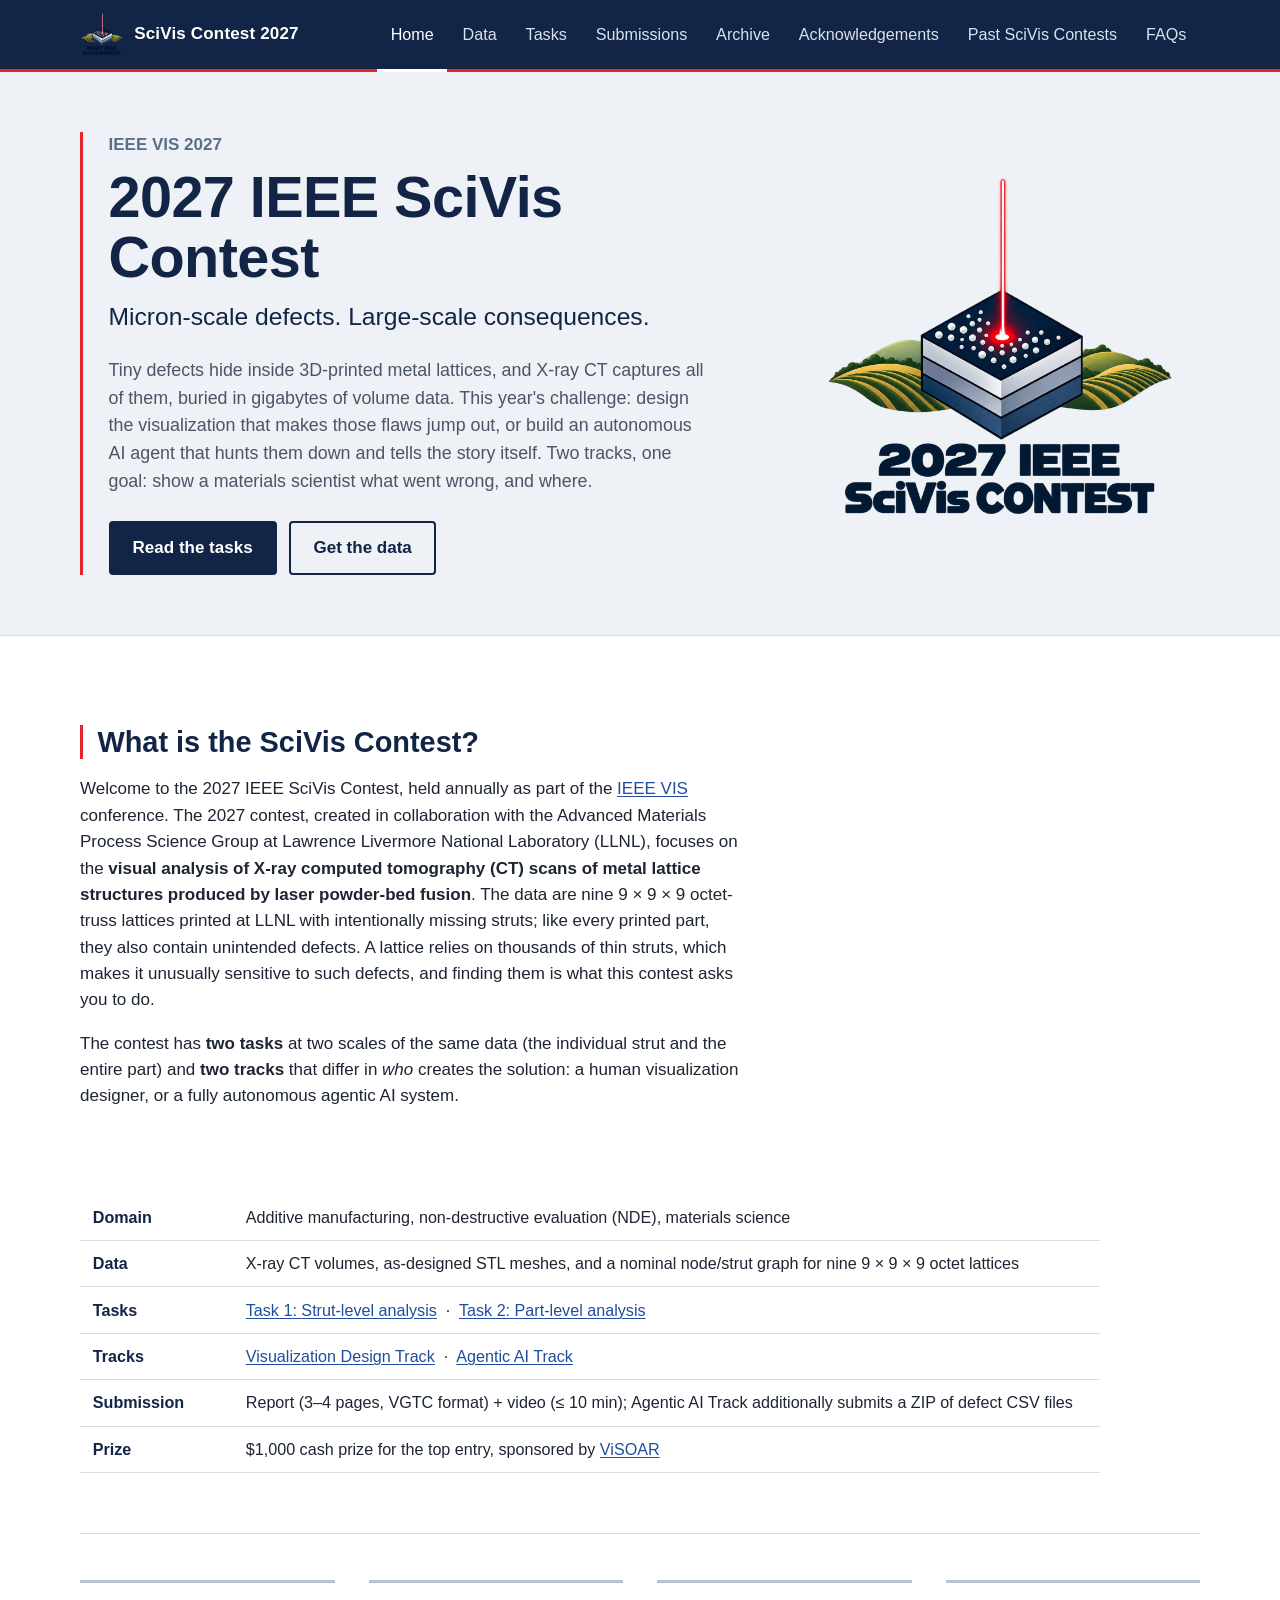
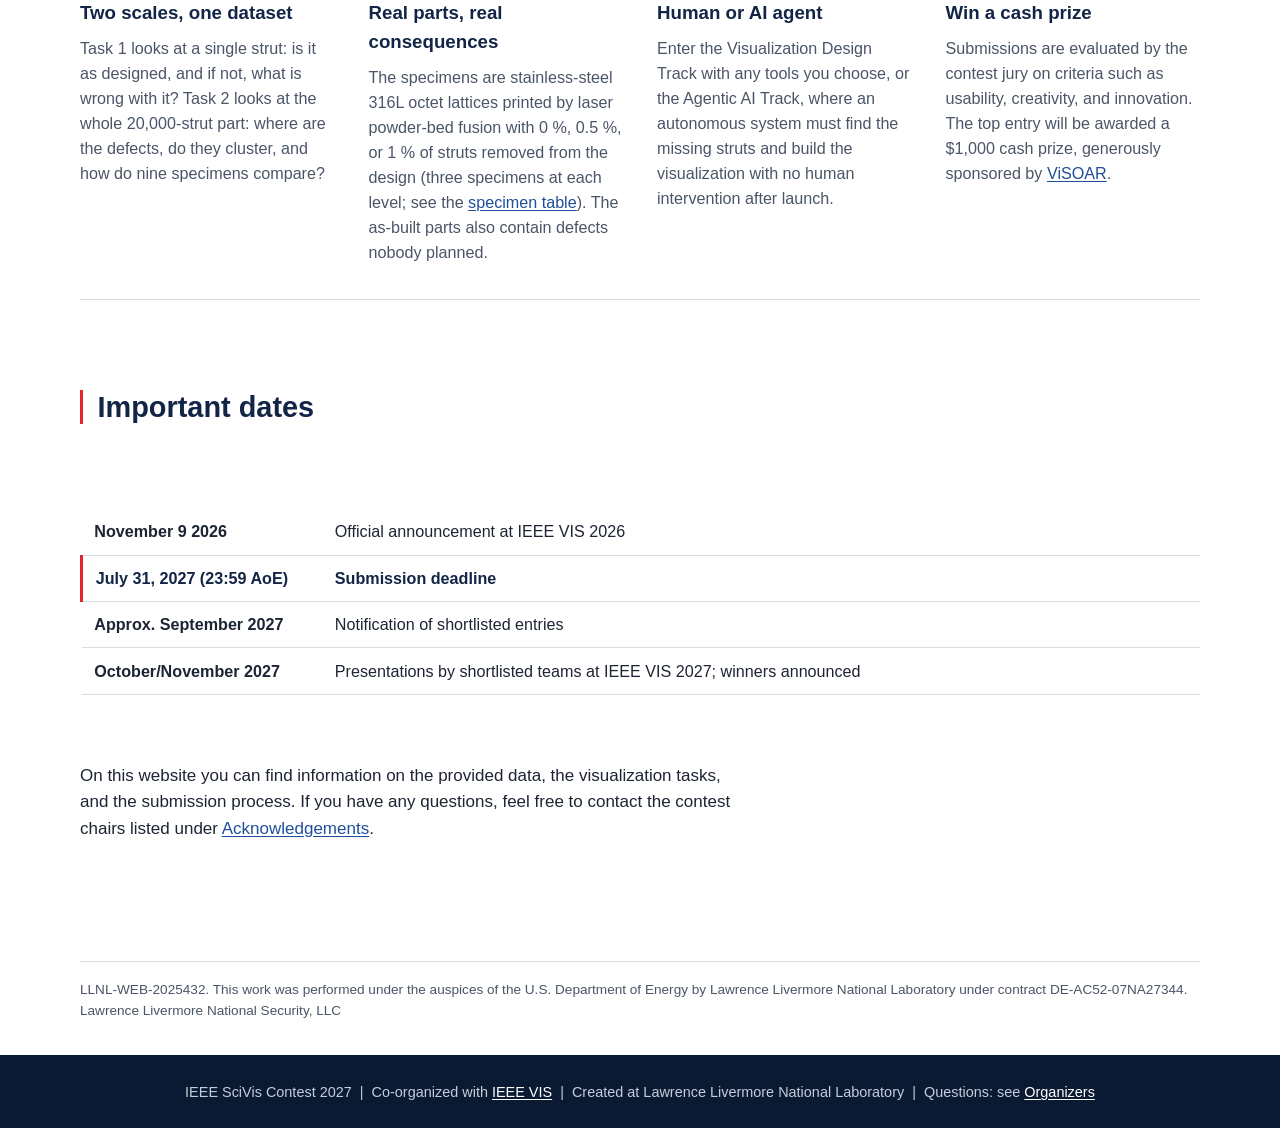
<file: index.html>
<!DOCTYPE html>
<html lang="en">
<head>
  <meta charset="utf-8">
  <meta name="viewport" content="width=device-width, initial-scale=1">
  <title>IEEE SciVis Contest 2027</title>
  <meta name="description" content="IEEE SciVis Contest 2027: visual analysis of additively manufactured lattice structures">
  <link rel="icon" type="image/png" href="images/logo.png">
  <link rel="stylesheet" href="style.css">
</head>
<body>
  <header class="site-header">
    <div class="wrap nav-wrap">
      <a class="brand" href="index.html">
        <img src="images/logo.png" alt="" width="44" height="44">
        <span>SciVis Contest 2027</span>
      </a>
      <input type="checkbox" id="nav-toggle" class="nav-toggle" aria-label="Toggle navigation">
      <label for="nav-toggle" class="nav-burger"><span></span><span></span><span></span></label>
      <nav class="site-nav" aria-label="Main">
        <ul>
        <li class="active"><a href="index.html" aria-current="page">Home</a></li>
        <li><a href="data.html">Data</a></li>
        <li><a href="tasks.html">Tasks</a></li>
        <li><a href="submissions.html">Submissions</a></li>
        <li><a href="archive.html">Archive</a></li>
        <li><a href="acknowledgements.html">Acknowledgements</a></li>
        <li><a href="pastcontests.html">Past SciVis Contests</a></li>
        <li><a href="faqs.html">FAQs</a></li>
        </ul>
      </nav>
    </div>
  </header>

  <main>

    <section class="hero">
      <div class="wrap hero-grid">
        <div class="hero-text">
          <p class="hero-kicker">IEEE VIS 2027</p>
          <h1>2027 IEEE SciVis Contest</h1>
          <p class="hero-sub">Micron-scale defects. Large-scale consequences.</p>
          <p class="hero-lead">Tiny defects hide inside 3D-printed metal lattices, and X-ray CT captures all of them, buried in gigabytes of volume data. This year's challenge: design the visualization that makes those flaws jump out, or build an autonomous AI agent that hunts them down and tells the story itself. Two tracks, one goal: show a materials scientist what went wrong, and where.</p>
          <p class="hero-actions">
            <a class="btn btn-primary" href="tasks.html">Read the tasks</a>
            <a class="btn btn-secondary" href="data.html">Get the data</a>
          </p>
        </div>
        <div class="hero-logo">
          <img src="images/logo.png" alt="2027 IEEE SciVis Contest logo: a laser melting a layer of metal powder on a build plate">
        </div>
      </div>
    </section>

    <section class="wrap section">
      <div class="prose">
        <h2>What is the SciVis Contest?</h2>
        <p>Welcome to the 2027 IEEE SciVis Contest, held annually as part of the <a href="https://ieeevis.org">IEEE VIS</a> conference. The 2027 contest, created in collaboration with the Advanced Materials Process Science Group at Lawrence Livermore National Laboratory (LLNL), focuses on the <strong>visual analysis of X-ray computed tomography (CT) scans of metal lattice structures produced by laser powder-bed fusion</strong>. The data are nine 9 × 9 × 9 octet-truss lattices printed at LLNL with intentionally missing struts; like every printed part, they also contain unintended defects. A lattice relies on thousands of thin struts, which makes it unusually sensitive to such defects, and finding them is what this contest asks you to do.</p>
        <p>The contest has <strong>two tasks</strong> at two scales of the same data (the individual strut and the entire part) and <strong>two tracks</strong> that differ in <em>who</em> creates the solution: a human visualization designer, or a fully autonomous agentic AI system.</p>
      </div>

      <table class="facts">
        <tbody>
          <tr><th scope="row">Domain</th><td>Additive manufacturing, non-destructive evaluation (NDE), materials science</td></tr>
          <tr><th scope="row">Data</th><td>X-ray CT volumes, as-designed STL meshes, and a nominal node/strut graph for nine 9 × 9 × 9 octet lattices</td></tr>
          <tr><th scope="row">Tasks</th><td><a href="tasks.html#task1">Task 1: Strut-level analysis</a> &nbsp;·&nbsp; <a href="tasks.html#task2">Task 2: Part-level analysis</a></td></tr>
          <tr><th scope="row">Tracks</th><td><a href="tasks.html#track-vis">Visualization Design Track</a> &nbsp;·&nbsp; <a href="tasks.html#track-agent">Agentic AI Track</a></td></tr>
          <tr><th scope="row">Submission</th><td>Report (3–4 pages, VGTC format) + video (≤ 10 min); Agentic AI Track additionally submits a ZIP of defect CSV files</td></tr>
          <tr><th scope="row">Prize</th><td>$1,000 cash prize for the top entry, sponsored by <a href="https://www.visoar.com/">ViSOAR</a></td></tr>
        </tbody>
      </table>
    </section>

    <section class="wrap section">
      <div class="features">
        <div class="feature">
          <h3>Two scales, one dataset</h3>
          <p>Task 1 looks at a single strut: is it as designed, and if not, what is wrong with it? Task 2 looks at the whole 20,000-strut part: where are the defects, do they cluster, and how do nine specimens compare?</p>
        </div>
        <div class="feature">
          <h3>Real parts, real consequences</h3>
          <p>The specimens are stainless-steel 316L octet lattices printed by laser powder-bed fusion with 0 %, 0.5 %, or 1 % of struts removed from the design (three specimens at each level; see the <a href="data.html#voxel-size">specimen table</a>). The as-built parts also contain defects nobody planned.</p>
        </div>
        <div class="feature">
          <h3>Human or AI agent</h3>
          <p>Enter the Visualization Design Track with any tools you choose, or the Agentic AI Track, where an autonomous system must find the missing struts and build the visualization with no human intervention after launch.</p>
        </div>
        <div class="feature">
          <h3>Win a cash prize</h3>
          <p>Submissions are evaluated by the contest jury on criteria such as usability, creativity, and innovation. The top entry will be awarded a $1,000 cash prize, generously sponsored by <a href="https://www.visoar.com/">ViSOAR</a>.</p>
        </div>
      </div>
    </section>

    <section class="wrap section" id="dates">
      <div class="prose">
        <h2>Important dates</h2>
      </div>
      <table class="dates">
        <tbody>
          <tr><td>November 9 2026</td><td>Official announcement at IEEE VIS 2026</td></tr>
          <tr class="deadline"><td>July 31, 2027 (23:59 AoE)</td><td>Submission deadline</td></tr>
          <tr><td>Approx. September 2027</td><td>Notification of shortlisted entries</td></tr>
          <tr><td>October/November 2027</td><td>Presentations by shortlisted teams at IEEE VIS 2027; winners announced</td></tr>
        </tbody>
      </table>
      <div class="prose">
        <p>On this website you can find information on the provided data, the visualization tasks, and the submission process. If you have any questions, feel free to contact the contest chairs listed under <a href="acknowledgements.html">Acknowledgements</a>.</p>
      </div>
    </section>

    <section class="wrap">
      <p class="release">LLNL-WEB-2025432. This work was performed under the auspices of the U.S. Department of Energy by Lawrence Livermore National Laboratory under contract DE-AC52-07NA27344. Lawrence Livermore National Security, LLC</p>
    </section>

  </main>

  <footer class="site-footer">
    <div class="wrap">
      <p>IEEE SciVis Contest 2027 &nbsp;|&nbsp; Co-organized with <a href="https://ieeevis.org">IEEE VIS</a> &nbsp;|&nbsp; Created at Lawrence Livermore National Laboratory &nbsp;|&nbsp; Questions: see <a href="acknowledgements.html">Organizers</a></p>
    </div>
  </footer>
</body>
</html>
</file>
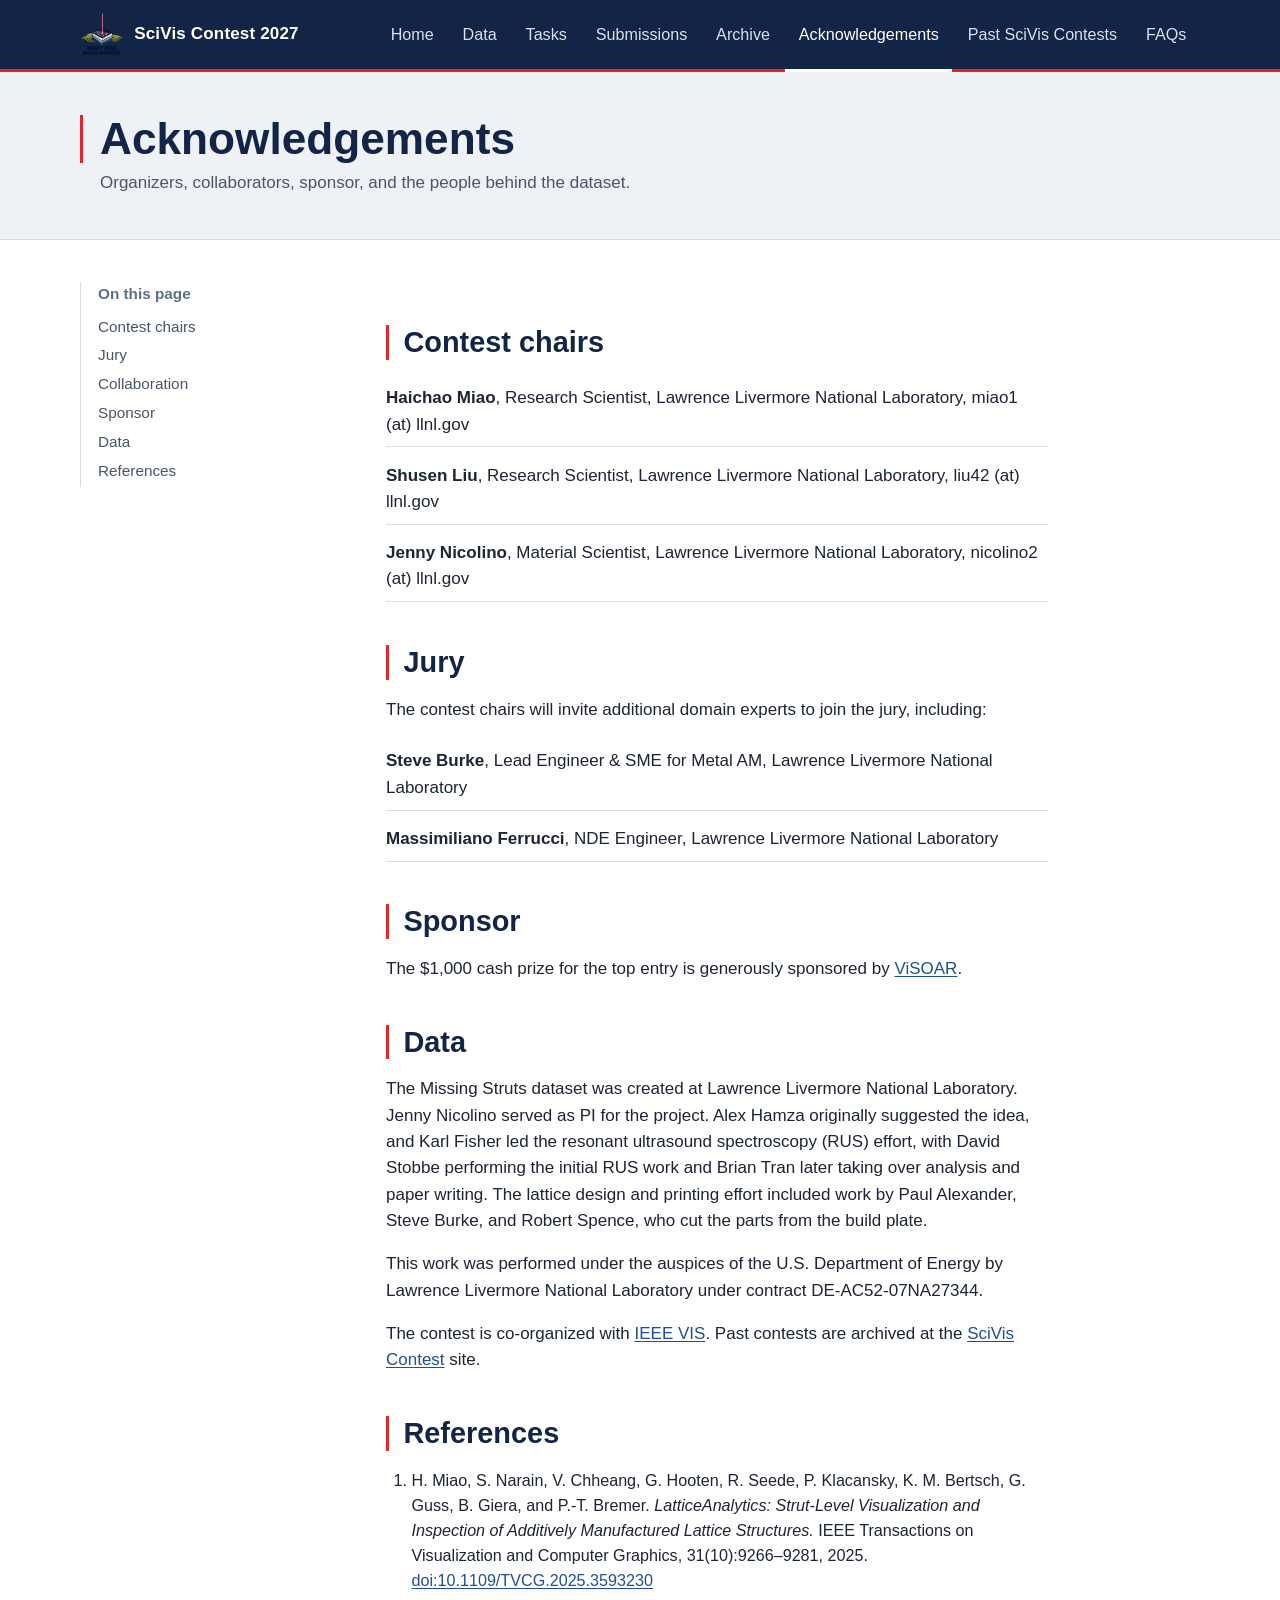
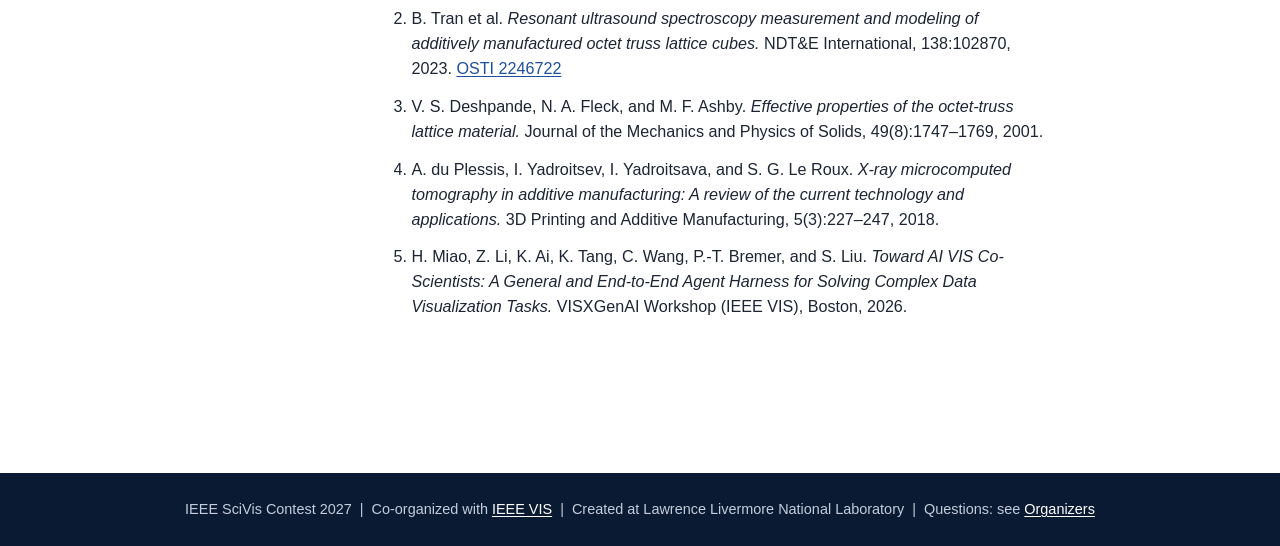
<file: acknowledgements.html>
<!DOCTYPE html>
<html lang="en">
<head>
  <meta charset="utf-8">
  <meta name="viewport" content="width=device-width, initial-scale=1">
  <title>Acknowledgements | IEEE SciVis Contest 2027</title>
  <meta name="description" content="IEEE SciVis Contest 2027: visual analysis of additively manufactured lattice structures">
  <link rel="icon" type="image/png" href="images/logo.png">
  <link rel="stylesheet" href="style.css">
</head>
<body>
  <header class="site-header">
    <div class="wrap nav-wrap">
      <a class="brand" href="index.html">
        <img src="images/logo.png" alt="" width="44" height="44">
        <span>SciVis Contest 2027</span>
      </a>
      <input type="checkbox" id="nav-toggle" class="nav-toggle" aria-label="Toggle navigation">
      <label for="nav-toggle" class="nav-burger"><span></span><span></span><span></span></label>
      <nav class="site-nav" aria-label="Main">
        <ul>
        <li><a href="index.html">Home</a></li>
        <li><a href="data.html">Data</a></li>
        <li><a href="tasks.html">Tasks</a></li>
        <li><a href="submissions.html">Submissions</a></li>
        <li><a href="archive.html">Archive</a></li>
        <li class="active"><a href="acknowledgements.html" aria-current="page">Acknowledgements</a></li>
        <li><a href="pastcontests.html">Past SciVis Contests</a></li>
        <li><a href="faqs.html">FAQs</a></li>
        </ul>
      </nav>
    </div>
  </header>

  <main>

    <section class="page-title"><div class="wrap"><h1>Acknowledgements</h1><p>Organizers, collaborators, sponsor, and the people behind the dataset.</p></div></section>
    <div class="wrap page-grid">
      <aside class="toc" aria-label="On this page">
        <p>On this page</p>
        <ol>
          <li><a href="#chairs">Contest chairs</a></li>
          <li><a href="#jury">Jury</a></li>
          <li><a href="#collaboration">Collaboration</a></li>
          <li><a href="#sponsor">Sponsor</a></li>
          <li><a href="#data">Data</a></li>
          <li><a href="#references">References</a></li>
        </ol>
      </aside>
      <article class="prose">
        <h2 id="chairs">Contest chairs</h2>
        <ul class="people">
          <li><strong>Haichao Miao</strong>, Research Scientist, Lawrence Livermore National Laboratory, miao1 (at) llnl.gov</li>
          <li><strong>Shusen Liu</strong>, Research Scientist, Lawrence Livermore National Laboratory, liu42 (at) llnl.gov</li>
          <li><strong>Jenny Nicolino</strong>, Material Scientist, Lawrence Livermore National Laboratory, nicolino2 (at) llnl.gov</li>
        </ul>

        <h2 id="jury">Jury</h2>
        <p>The contest chairs will invite additional domain experts to join the jury, including:</p>
        <ul class="people">
          <li><strong>Steve Burke</strong>, Lead Engineer & SME for Metal AM, Lawrence Livermore National Laboratory</li>
          <li><strong>Massimiliano Ferrucci</strong>, NDE Engineer, Lawrence Livermore National Laboratory</li>
        </ul>

        <h2 id="sponsor">Sponsor</h2>
        <p>The $1,000 cash prize for the top entry is generously sponsored by <a href="https://www.visoar.com/">ViSOAR</a>.</p>

        <h2 id="data">Data</h2>
        <p>The Missing Struts dataset was created at Lawrence Livermore National Laboratory. Jenny Nicolino served as PI for the project. Alex Hamza originally suggested the idea, and Karl Fisher led the resonant ultrasound spectroscopy (RUS) effort, with David Stobbe performing the initial RUS work and Brian Tran later taking over analysis and paper writing. The lattice design and printing effort included work by Paul Alexander, Steve Burke, and Robert Spence, who cut the parts from the build plate.</p>
        <p>This work was performed under the auspices of the U.S. Department of Energy by Lawrence Livermore National Laboratory under contract DE-AC52-07NA27344.</p>
        <p>The contest is co-organized with <a href="https://ieeevis.org">IEEE VIS</a>. Past contests are archived at the <a href="https://sciviscontest.ieeevis.org">SciVis Contest</a> site.</p>

        <h2 id="references">References</h2>
        <ol class="references">
          <li>H. Miao, S. Narain, V. Chheang, G. Hooten, R. Seede, P. Klacansky, K. M. Bertsch, G. Guss, B. Giera, and P.-T. Bremer. <em>LatticeAnalytics: Strut-Level Visualization and Inspection of Additively Manufactured Lattice Structures.</em> IEEE Transactions on Visualization and Computer Graphics, 31(10):9266–9281, 2025. <a href="https://doi.org/10.1109/TVCG.2025.3593230">doi:10.1109/TVCG.2025.3593230</a></li>
          <li>B. Tran et al. <em>Resonant ultrasound spectroscopy measurement and modeling of additively manufactured octet truss lattice cubes.</em> NDT&amp;E International, 138:102870, 2023. <a href="https://www.osti.gov/servlets/purl/2246722">OSTI 2246722</a></li>
          <li>V. S. Deshpande, N. A. Fleck, and M. F. Ashby. <em>Effective properties of the octet-truss lattice material.</em> Journal of the Mechanics and Physics of Solids, 49(8):1747–1769, 2001.</li>
          <li>A. du Plessis, I. Yadroitsev, I. Yadroitsava, and S. G. Le Roux. <em>X-ray microcomputed tomography in additive manufacturing: A review of the current technology and applications.</em> 3D Printing and Additive Manufacturing, 5(3):227–247, 2018.</li>
          <li id="ref-ai-vis-co-scientists">H. Miao, Z. Li, K. Ai, K. Tang, C. Wang, P.-T. Bremer, and S. Liu. <em>Toward AI VIS Co-Scientists: A General and End-to-End Agent Harness for Solving Complex Data Visualization Tasks.</em> VISXGenAI Workshop (IEEE VIS), Boston, 2026.</li>
        </ol>
      </article>
    </div>

  </main>

  <footer class="site-footer">
    <div class="wrap">
      <p>IEEE SciVis Contest 2027 &nbsp;|&nbsp; Co-organized with <a href="https://ieeevis.org">IEEE VIS</a> &nbsp;|&nbsp; Created at Lawrence Livermore National Laboratory &nbsp;|&nbsp; Questions: see <a href="acknowledgements.html">Organizers</a></p>
    </div>
  </footer>
</body>
</html>
</file>
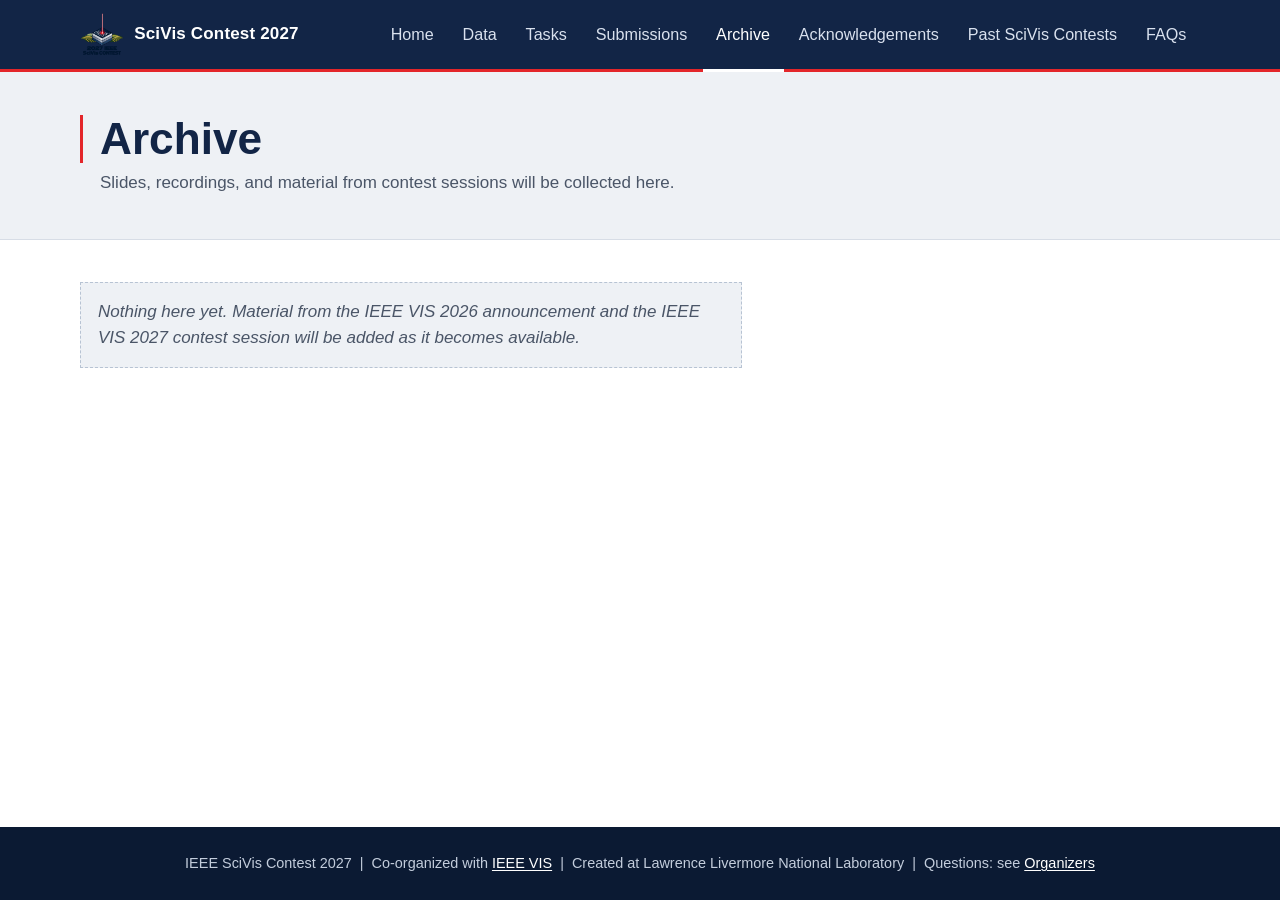
<file: archive.html>
<!DOCTYPE html>
<html lang="en">
<head>
  <meta charset="utf-8">
  <meta name="viewport" content="width=device-width, initial-scale=1">
  <title>Archive | IEEE SciVis Contest 2027</title>
  <meta name="description" content="IEEE SciVis Contest 2027: visual analysis of additively manufactured lattice structures">
  <link rel="icon" type="image/png" href="images/logo.png">
  <link rel="stylesheet" href="style.css">
</head>
<body>
  <header class="site-header">
    <div class="wrap nav-wrap">
      <a class="brand" href="index.html">
        <img src="images/logo.png" alt="" width="44" height="44">
        <span>SciVis Contest 2027</span>
      </a>
      <input type="checkbox" id="nav-toggle" class="nav-toggle" aria-label="Toggle navigation">
      <label for="nav-toggle" class="nav-burger"><span></span><span></span><span></span></label>
      <nav class="site-nav" aria-label="Main">
        <ul>
        <li><a href="index.html">Home</a></li>
        <li><a href="data.html">Data</a></li>
        <li><a href="tasks.html">Tasks</a></li>
        <li><a href="submissions.html">Submissions</a></li>
        <li class="active"><a href="archive.html" aria-current="page">Archive</a></li>
        <li><a href="acknowledgements.html">Acknowledgements</a></li>
        <li><a href="pastcontests.html">Past SciVis Contests</a></li>
        <li><a href="faqs.html">FAQs</a></li>
        </ul>
      </nav>
    </div>
  </header>

  <main>

    <section class="page-title"><div class="wrap"><h1>Archive</h1><p>Slides, recordings, and material from contest sessions will be collected here.</p></div></section>
    <div class="wrap">
      <article class="prose">
        <p class="placeholder">Nothing here yet. Material from the IEEE VIS 2026 announcement and the IEEE VIS 2027 contest session will be added as it becomes available.</p>
      </article>
    </div>

  </main>

  <footer class="site-footer">
    <div class="wrap">
      <p>IEEE SciVis Contest 2027 &nbsp;|&nbsp; Co-organized with <a href="https://ieeevis.org">IEEE VIS</a> &nbsp;|&nbsp; Created at Lawrence Livermore National Laboratory &nbsp;|&nbsp; Questions: see <a href="acknowledgements.html">Organizers</a></p>
    </div>
  </footer>
</body>
</html>
</file>
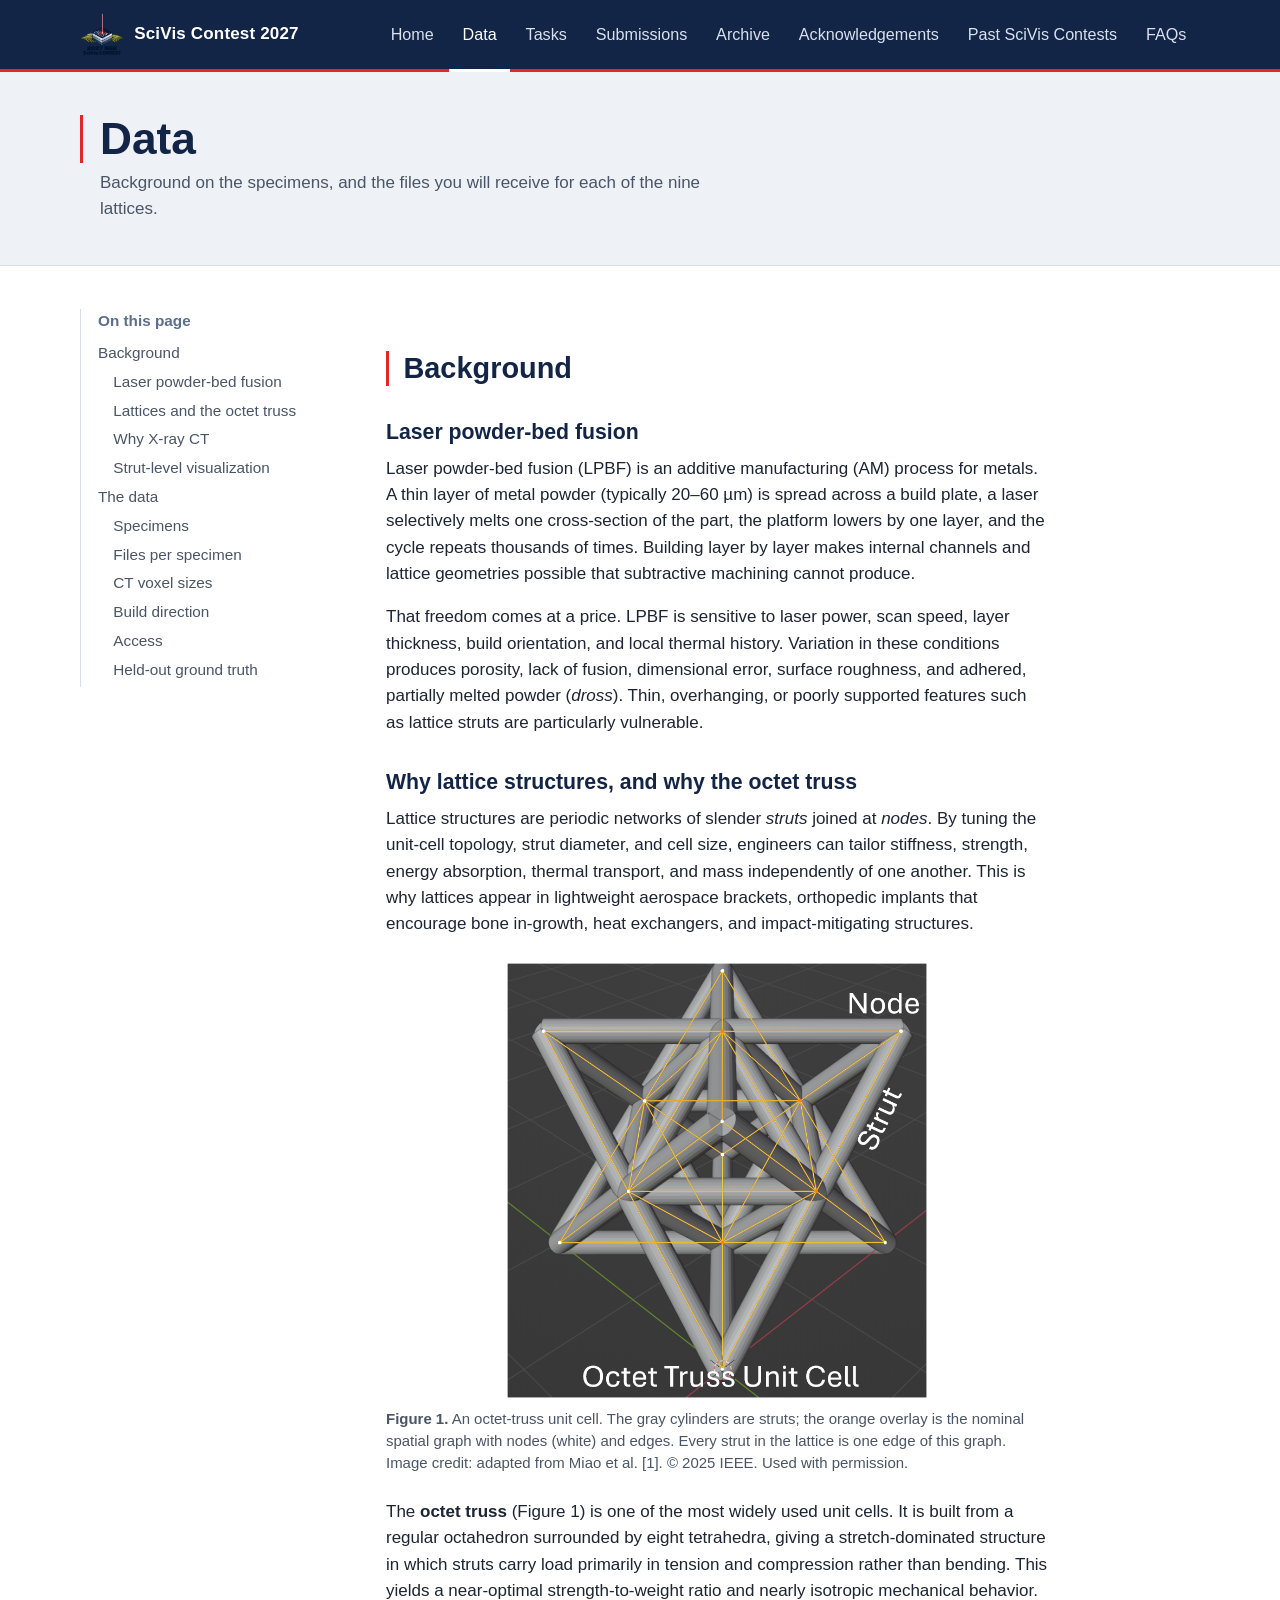
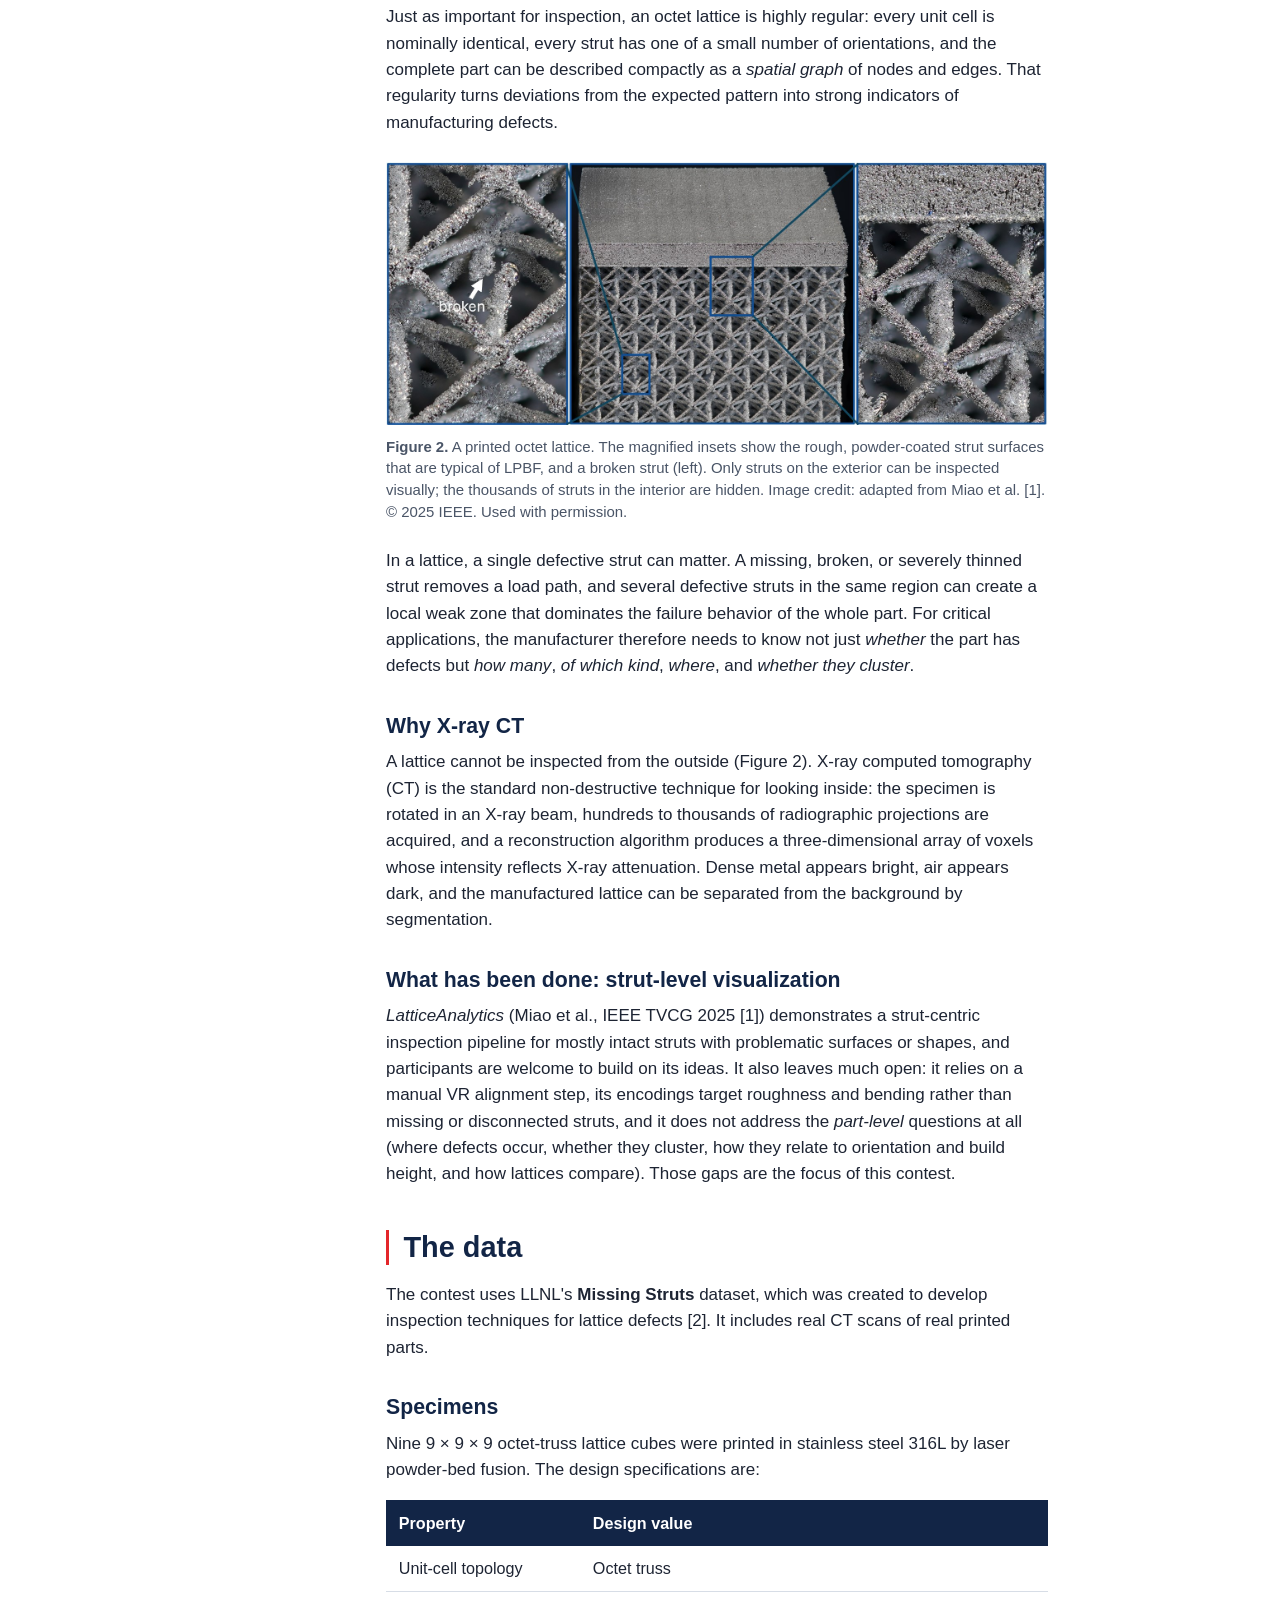
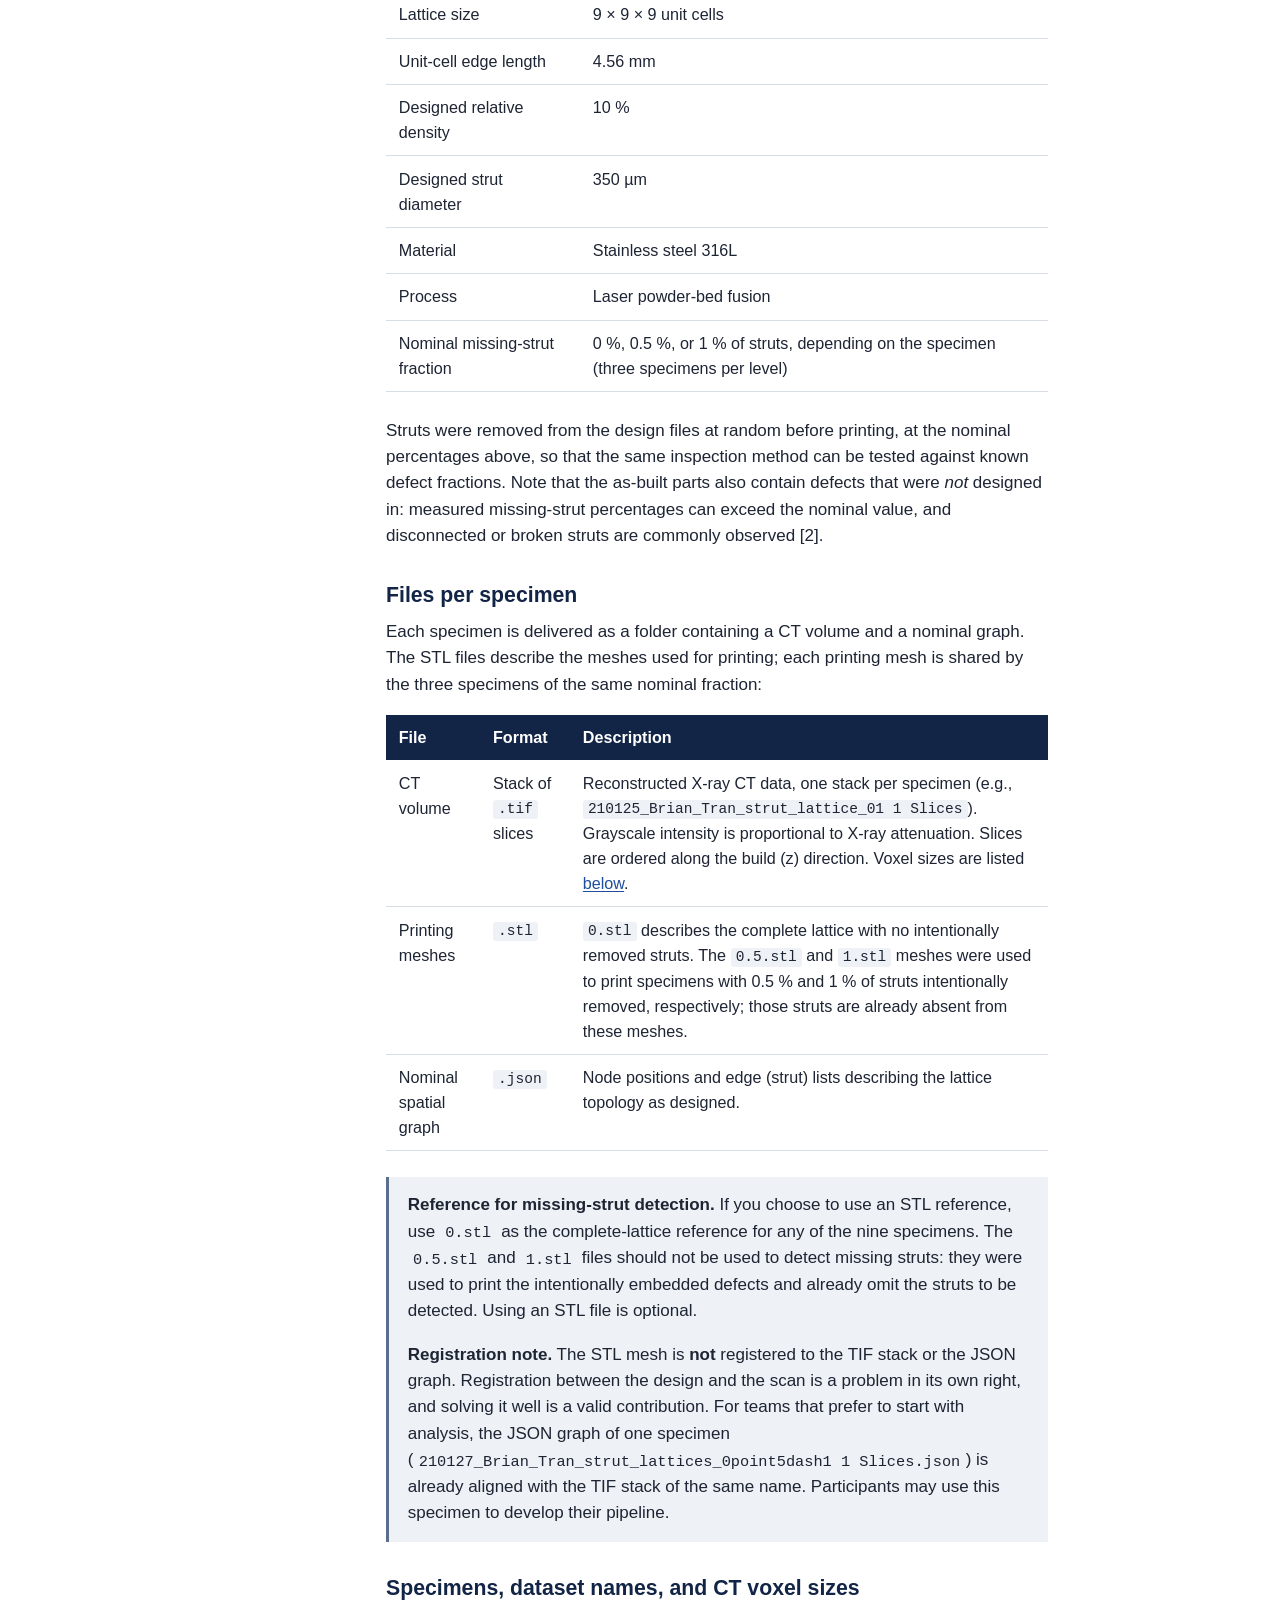
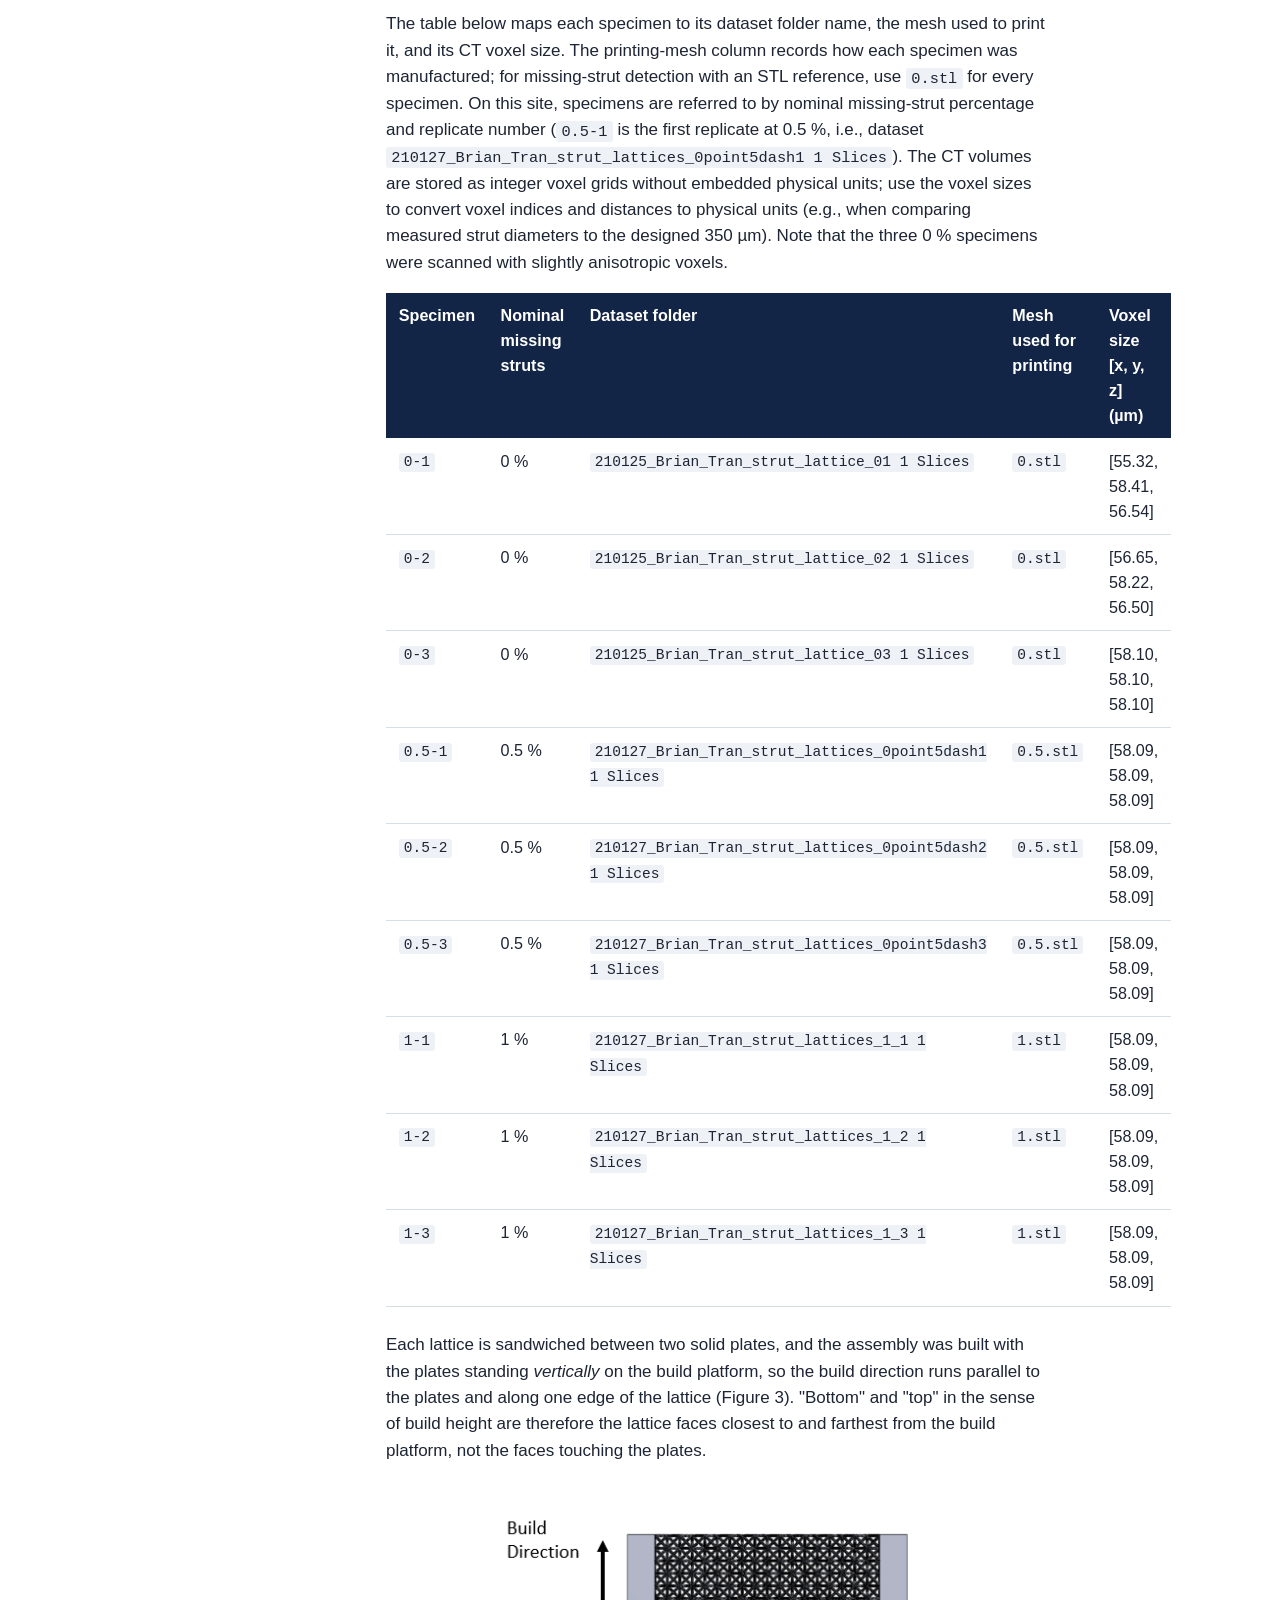
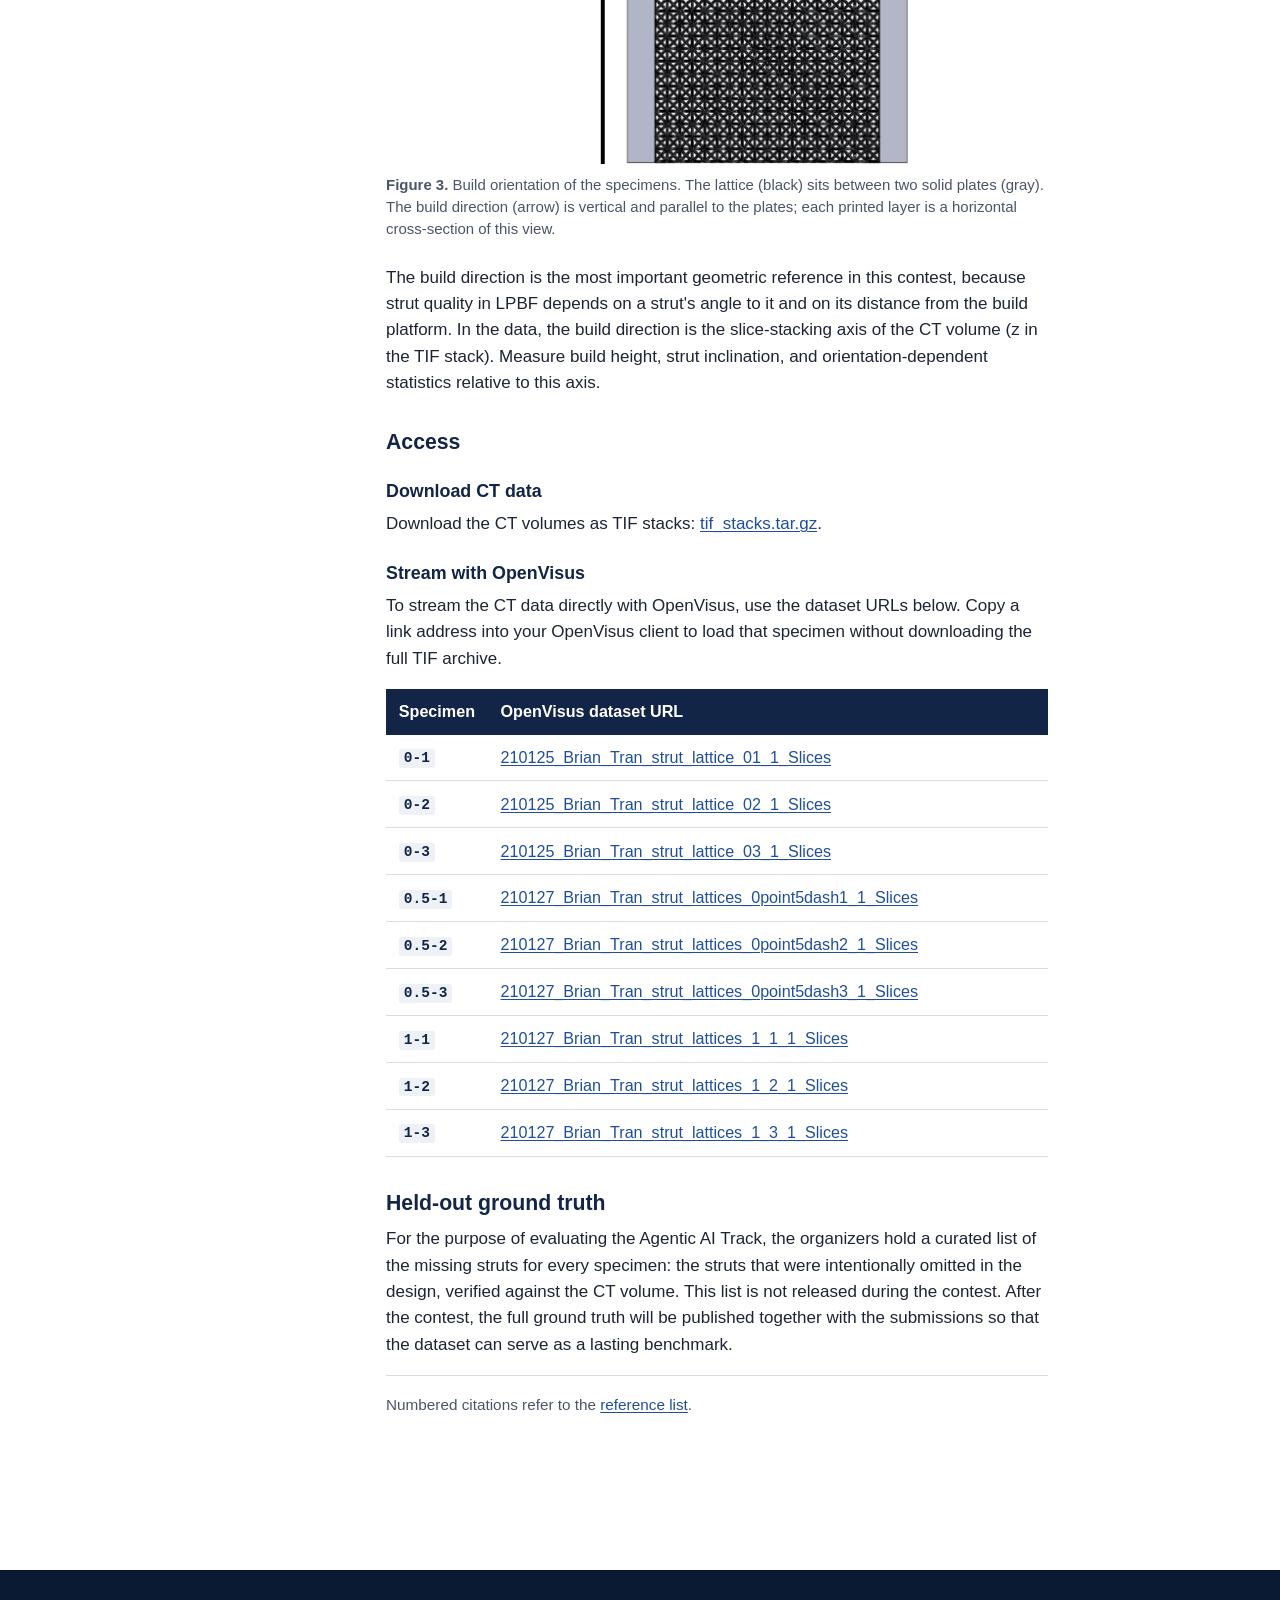
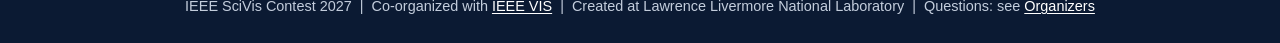
<file: data.html>
<!DOCTYPE html>
<html lang="en">
<head>
  <meta charset="utf-8">
  <meta name="viewport" content="width=device-width, initial-scale=1">
  <title>Data | IEEE SciVis Contest 2027</title>
  <meta name="description" content="IEEE SciVis Contest 2027: visual analysis of additively manufactured lattice structures">
  <link rel="icon" type="image/png" href="images/logo.png">
  <link rel="stylesheet" href="style.css">
</head>
<body>
  <header class="site-header">
    <div class="wrap nav-wrap">
      <a class="brand" href="index.html">
        <img src="images/logo.png" alt="" width="44" height="44">
        <span>SciVis Contest 2027</span>
      </a>
      <input type="checkbox" id="nav-toggle" class="nav-toggle" aria-label="Toggle navigation">
      <label for="nav-toggle" class="nav-burger"><span></span><span></span><span></span></label>
      <nav class="site-nav" aria-label="Main">
        <ul>
        <li><a href="index.html">Home</a></li>
        <li class="active"><a href="data.html" aria-current="page">Data</a></li>
        <li><a href="tasks.html">Tasks</a></li>
        <li><a href="submissions.html">Submissions</a></li>
        <li><a href="archive.html">Archive</a></li>
        <li><a href="acknowledgements.html">Acknowledgements</a></li>
        <li><a href="pastcontests.html">Past SciVis Contests</a></li>
        <li><a href="faqs.html">FAQs</a></li>
        </ul>
      </nav>
    </div>
  </header>

  <main>

    <section class="page-title"><div class="wrap"><h1>Data</h1><p>Background on the specimens, and the files you will receive for each of the nine lattices.</p></div></section>
    <div class="wrap page-grid">
      <aside class="toc" aria-label="On this page">
        <p>On this page</p>
        <ol>
          <li><a href="#background">Background</a>
            <ol>
              <li><a href="#lpbf">Laser powder-bed fusion</a></li>
              <li><a href="#lattices">Lattices and the octet truss</a></li>
              <li><a href="#ct">Why X-ray CT</a></li>
              <li><a href="#prior-work">Strut-level visualization</a></li>
            </ol>
          </li>
          <li><a href="#dataset">The data</a>
            <ol>
              <li><a href="#specimens">Specimens</a></li>
              <li><a href="#files">Files per specimen</a></li>
              <li><a href="#voxel-size">CT voxel sizes</a></li>
              <li><a href="#build-direction">Build direction</a></li>
              <li><a href="#access">Access</a></li>
              <li><a href="#ground-truth">Held-out ground truth</a></li>
            </ol>
          </li>
        </ol>
      </aside>
      <article class="prose">
        <h2 id="background">Background</h2>

        <h3 id="lpbf">Laser powder-bed fusion</h3>
        <p>Laser powder-bed fusion (LPBF) is an additive manufacturing (AM) process for metals. A thin layer of metal powder (typically 20–60 µm) is spread across a build plate, a laser selectively melts one cross-section of the part, the platform lowers by one layer, and the cycle repeats thousands of times. Building layer by layer makes internal channels and lattice geometries possible that subtractive machining cannot produce.</p>
        <p>That freedom comes at a price. LPBF is sensitive to laser power, scan speed, layer thickness, build orientation, and local thermal history. Variation in these conditions produces porosity, lack of fusion, dimensional error, surface roughness, and adhered, partially melted powder (<em>dross</em>). Thin, overhanging, or poorly supported features such as lattice struts are particularly vulnerable.</p>

        <h3 id="lattices">Why lattice structures, and why the octet truss</h3>
        <p>Lattice structures are periodic networks of slender <em>struts</em> joined at <em>nodes</em>. By tuning the unit-cell topology, strut diameter, and cell size, engineers can tailor stiffness, strength, energy absorption, thermal transport, and mass independently of one another. This is why lattices appear in lightweight aerospace brackets, orthopedic implants that encourage bone in-growth, heat exchangers, and impact-mitigating structures.</p>
        <figure>
          <img src="images/octet_truss.png" alt="Octet-truss unit cell rendered as struts, with the underlying spatial graph (nodes and edges) overlaid." style="max-width:min(420px, 100%)">
          <figcaption><strong>Figure 1.</strong> An octet-truss unit cell. The gray cylinders are struts; the orange overlay is the nominal spatial graph with nodes (white) and edges. Every strut in the lattice is one edge of this graph. Image credit: adapted from Miao et al. [1]. © 2025 IEEE. Used with permission.</figcaption>
        </figure>
        <p>The <strong>octet truss</strong> (Figure 1) is one of the most widely used unit cells. It is built from a regular octahedron surrounded by eight tetrahedra, giving a stretch-dominated structure in which struts carry load primarily in tension and compression rather than bending. This yields a near-optimal strength-to-weight ratio and nearly isotropic mechanical behavior. Just as important for inspection, an octet lattice is highly regular: every unit cell is nominally identical, every strut has one of a small number of orientations, and the complete part can be described compactly as a <em>spatial graph</em> of nodes and edges. That regularity turns deviations from the expected pattern into strong indicators of manufacturing defects.</p>
        <figure class="wide">
          <img src="images/pic_octet.jpg" alt="Photograph of an LPBF-printed octet lattice with two magnified regions; one magnified region highlights a broken strut.">
          <figcaption><strong>Figure 2.</strong> A printed octet lattice. The magnified insets show the rough, powder-coated strut surfaces that are typical of LPBF, and a broken strut (left). Only struts on the exterior can be inspected visually; the thousands of struts in the interior are hidden. Image credit: adapted from Miao et al. [1]. © 2025 IEEE. Used with permission.</figcaption>
        </figure>
        <p>In a lattice, a single defective strut can matter. A missing, broken, or severely thinned strut removes a load path, and several defective struts in the same region can create a local weak zone that dominates the failure behavior of the whole part. For critical applications, the manufacturer therefore needs to know not just <em>whether</em> the part has defects but <em>how many</em>, <em>of which kind</em>, <em>where</em>, and <em>whether they cluster</em>.</p>

        <h3 id="ct">Why X-ray CT</h3>
        <p>A lattice cannot be inspected from the outside (Figure 2). X-ray computed tomography (CT) is the standard non-destructive technique for looking inside: the specimen is rotated in an X-ray beam, hundreds to thousands of radiographic projections are acquired, and a reconstruction algorithm produces a three-dimensional array of voxels whose intensity reflects X-ray attenuation. Dense metal appears bright, air appears dark, and the manufactured lattice can be separated from the background by segmentation.</p>

        <h3 id="prior-work">What has been done: strut-level visualization</h3>
        <p><em>LatticeAnalytics</em> (Miao et al., IEEE TVCG 2025 [1]) demonstrates a strut-centric inspection pipeline for mostly intact struts with problematic surfaces or shapes, and participants are welcome to build on its ideas. It also leaves much open: it relies on a manual VR alignment step, its encodings target roughness and bending rather than missing or disconnected struts, and it does not address the <em>part-level</em> questions at all (where defects occur, whether they cluster, how they relate to orientation and build height, and how lattices compare). Those gaps are the focus of this contest.</p>

        <h2 id="dataset">The data</h2>
        <p>The contest uses LLNL's <strong>Missing Struts</strong> dataset, which was created to develop inspection techniques for lattice defects [2]. It includes real CT scans of real printed parts.</p>

        <h3 id="specimens">Specimens</h3>
        <p>Nine 9 × 9 × 9 octet-truss lattice cubes were printed in stainless steel 316L by laser powder-bed fusion. The design specifications are:</p>
        <table>
          <thead><tr><th>Property</th><th>Design value</th></tr></thead>
          <tbody>
            <tr><td>Unit-cell topology</td><td>Octet truss</td></tr>
            <tr><td>Lattice size</td><td>9 × 9 × 9 unit cells</td></tr>
            <tr><td>Unit-cell edge length</td><td>4.56 mm</td></tr>
            <tr><td>Designed relative density</td><td>10 %</td></tr>
            <tr><td>Designed strut diameter</td><td>350 µm</td></tr>
            <tr><td>Material</td><td>Stainless steel 316L</td></tr>
            <tr><td>Process</td><td>Laser powder-bed fusion</td></tr>
            <tr><td>Nominal missing-strut fraction</td><td>0 %, 0.5 %, or 1 % of struts, depending on the specimen (three specimens per level)</td></tr>
          </tbody>
        </table>
        <p>Struts were removed from the design files at random before printing, at the nominal percentages above, so that the same inspection method can be tested against known defect fractions. Note that the as-built parts also contain defects that were <em>not</em> designed in: measured missing-strut percentages can exceed the nominal value, and disconnected or broken struts are commonly observed [2].</p>

        <h3 id="files">Files per specimen</h3>
        <p>Each specimen is delivered as a folder containing a CT volume and a nominal graph. The STL files describe the meshes used for printing; each printing mesh is shared by the three specimens of the same nominal fraction:</p>
        <table>
          <thead><tr><th>File</th><th>Format</th><th>Description</th></tr></thead>
          <tbody>
            <tr><td>CT volume</td><td>Stack of <code>.tif</code> slices</td><td>Reconstructed X-ray CT data, one stack per specimen (e.g., <code>210125_Brian_Tran_strut_lattice_01 1 Slices</code>). Grayscale intensity is proportional to X-ray attenuation. Slices are ordered along the build (z) direction. Voxel sizes are listed <a href="#voxel-size">below</a>.</td></tr>
            <tr><td>Printing meshes</td><td><code>.stl</code></td><td><code>0.stl</code> describes the complete lattice with no intentionally removed struts. The <code>0.5.stl</code> and <code>1.stl</code> meshes were used to print specimens with 0.5 % and 1 % of struts intentionally removed, respectively; those struts are already absent from these meshes.</td></tr>
            <tr><td>Nominal spatial graph</td><td><code>.json</code></td><td>Node positions and edge (strut) lists describing the lattice topology as designed.</td></tr>
          </tbody>
        </table>
        <aside class="note">
          <p><strong>Reference for missing-strut detection.</strong> If you choose to use an STL reference, use <code>0.stl</code> as the complete-lattice reference for any of the nine specimens. The <code>0.5.stl</code> and <code>1.stl</code> files should not be used to detect missing struts: they were used to print the intentionally embedded defects and already omit the struts to be detected. Using an STL file is optional.</p>
          <p><strong>Registration note.</strong> The STL mesh is <strong>not</strong> registered to the TIF stack or the JSON graph. Registration between the design and the scan is a problem in its own right, and solving it well is a valid contribution. For teams that prefer to start with analysis, the JSON graph of one specimen (<code>210127_Brian_Tran_strut_lattices_0point5dash1 1 Slices.json</code>) is already aligned with the TIF stack of the same name. Participants may use this specimen to develop their pipeline.</p>
        </aside>

        <h3 id="voxel-size">Specimens, dataset names, and CT voxel sizes</h3>
        <p>The table below maps each specimen to its dataset folder name, the mesh used to print it, and its CT voxel size. The printing-mesh column records how each specimen was manufactured; for missing-strut detection with an STL reference, use <code>0.stl</code> for every specimen. On this site, specimens are referred to by nominal missing-strut percentage and replicate number (<code>0.5-1</code> is the first replicate at 0.5 %, i.e., dataset <code>210127_Brian_Tran_strut_lattices_0point5dash1 1 Slices</code>). The CT volumes are stored as integer voxel grids without embedded physical units; use the voxel sizes to convert voxel indices and distances to physical units (e.g., when comparing measured strut diameters to the designed 350 µm). Note that the three 0 % specimens were scanned with slightly anisotropic voxels.</p>
        <table>
          <thead><tr><th>Specimen</th><th>Nominal missing struts</th><th>Dataset folder</th><th>Mesh used for printing</th><th>Voxel size [x, y, z] (µm)</th></tr></thead>
          <tbody>
            <tr><td><code>0-1</code></td><td>0 %</td><td><code>210125_Brian_Tran_strut_lattice_01 1 Slices</code></td><td><code>0.stl</code></td><td>[55.32, 58.41, 56.54]</td></tr>
            <tr><td><code>0-2</code></td><td>0 %</td><td><code>210125_Brian_Tran_strut_lattice_02 1 Slices</code></td><td><code>0.stl</code></td><td>[56.65, 58.22, 56.50]</td></tr>
            <tr><td><code>0-3</code></td><td>0 %</td><td><code>210125_Brian_Tran_strut_lattice_03 1 Slices</code></td><td><code>0.stl</code></td><td>[58.10, 58.10, 58.10]</td></tr>
            <tr><td><code>0.5-1</code></td><td>0.5 %</td><td><code>210127_Brian_Tran_strut_lattices_0point5dash1 1 Slices</code></td><td><code>0.5.stl</code></td><td>[58.09, 58.09, 58.09]</td></tr>
            <tr><td><code>0.5-2</code></td><td>0.5 %</td><td><code>210127_Brian_Tran_strut_lattices_0point5dash2 1 Slices</code></td><td><code>0.5.stl</code></td><td>[58.09, 58.09, 58.09]</td></tr>
            <tr><td><code>0.5-3</code></td><td>0.5 %</td><td><code>210127_Brian_Tran_strut_lattices_0point5dash3 1 Slices</code></td><td><code>0.5.stl</code></td><td>[58.09, 58.09, 58.09]</td></tr>
            <tr><td><code>1-1</code></td><td>1 %</td><td><code>210127_Brian_Tran_strut_lattices_1_1 1 Slices</code></td><td><code>1.stl</code></td><td>[58.09, 58.09, 58.09]</td></tr>
            <tr><td><code>1-2</code></td><td>1 %</td><td><code>210127_Brian_Tran_strut_lattices_1_2 1 Slices</code></td><td><code>1.stl</code></td><td>[58.09, 58.09, 58.09]</td></tr>
            <tr><td><code>1-3</code></td><td>1 %</td><td><code>210127_Brian_Tran_strut_lattices_1_3 1 Slices</code></td><td><code>1.stl</code></td><td>[58.09, 58.09, 58.09]</td></tr>
          </tbody>
        </table>
        <p>Each lattice is sandwiched between two solid plates, and the assembly was built with the plates standing <em>vertically</em> on the build platform, so the build direction runs parallel to the plates and along one edge of the lattice (Figure 3). "Bottom" and "top" in the sense of build height are therefore the lattice faces closest to and farthest from the build platform, not the faces touching the plates.</p>
        <figure>
          <img src="images/build_direction.png" alt="Side view of an octet lattice between two solid vertical plates, with an arrow labeled Build Direction pointing upward." style="max-width:min(460px, 100%)">
          <figcaption><strong>Figure 3.</strong> Build orientation of the specimens. The lattice (black) sits between two solid plates (gray). The build direction (arrow) is vertical and parallel to the plates; each printed layer is a horizontal cross-section of this view.</figcaption>
        </figure>
        <p>The build direction is the most important geometric reference in this contest, because strut quality in LPBF depends on a strut's angle to it and on its distance from the build platform. In the data, the build direction is the slice-stacking axis of the CT volume (z in the TIF stack). Measure build height, strut inclination, and orientation-dependent statistics relative to this axis.</p>

        <h3 id="access">Access</h3>
        <h4>Download CT data</h4>
        <p>Download the CT volumes as TIF stacks: <a href="https://gdo172.llnl.gov/data/tif_stacks.tar.gz">tif_stacks.tar.gz</a>.</p>

        <h4>Stream with OpenVisus</h4>
        <p>To stream the CT data directly with OpenVisus, use the dataset URLs below. Copy a link address into your OpenVisus client to load that specimen without downloading the full TIF archive.</p>
        <table>
          <thead><tr><th scope="col">Specimen</th><th scope="col">OpenVisus dataset URL</th></tr></thead>
          <tbody>
            <tr><th scope="row"><code>0-1</code></th><td><a href="https://olympus.sci.utah.edu/mod_visus?dataset=210125_Brian_Tran_strut_lattice_01_1_Slices">210125_Brian_Tran_strut_lattice_01_1_Slices</a></td></tr>
            <tr><th scope="row"><code>0-2</code></th><td><a href="https://olympus.sci.utah.edu/mod_visus?dataset=210125_Brian_Tran_strut_lattice_02_1_Slices">210125_Brian_Tran_strut_lattice_02_1_Slices</a></td></tr>
            <tr><th scope="row"><code>0-3</code></th><td><a href="https://olympus.sci.utah.edu/mod_visus?dataset=210125_Brian_Tran_strut_lattice_03_1_Slices">210125_Brian_Tran_strut_lattice_03_1_Slices</a></td></tr>
            <tr><th scope="row"><code>0.5-1</code></th><td><a href="https://olympus.sci.utah.edu/mod_visus?dataset=210127_Brian_Tran_strut_lattices_0point5dash1_1_Slices">210127_Brian_Tran_strut_lattices_0point5dash1_1_Slices</a></td></tr>
            <tr><th scope="row"><code>0.5-2</code></th><td><a href="https://olympus.sci.utah.edu/mod_visus?dataset=210127_Brian_Tran_strut_lattices_0point5dash2_1_Slices">210127_Brian_Tran_strut_lattices_0point5dash2_1_Slices</a></td></tr>
            <tr><th scope="row"><code>0.5-3</code></th><td><a href="https://olympus.sci.utah.edu/mod_visus?dataset=210127_Brian_Tran_strut_lattices_0point5dash3_1_Slices">210127_Brian_Tran_strut_lattices_0point5dash3_1_Slices</a></td></tr>
            <tr><th scope="row"><code>1-1</code></th><td><a href="https://olympus.sci.utah.edu/mod_visus?dataset=210127_Brian_Tran_strut_lattices_1_1_1_Slices">210127_Brian_Tran_strut_lattices_1_1_1_Slices</a></td></tr>
            <tr><th scope="row"><code>1-2</code></th><td><a href="https://olympus.sci.utah.edu/mod_visus?dataset=210127_Brian_Tran_strut_lattices_1_2_1_Slices">210127_Brian_Tran_strut_lattices_1_2_1_Slices</a></td></tr>
            <tr><th scope="row"><code>1-3</code></th><td><a href="https://olympus.sci.utah.edu/mod_visus?dataset=210127_Brian_Tran_strut_lattices_1_3_1_Slices">210127_Brian_Tran_strut_lattices_1_3_1_Slices</a></td></tr>
          </tbody>
        </table>

        <h3 id="ground-truth">Held-out ground truth</h3>
        <p>For the purpose of evaluating the Agentic AI Track, the organizers hold a curated list of the missing struts for every specimen: the struts that were intentionally omitted in the design, verified against the CT volume. This list is not released during the contest. After the contest, the full ground truth will be published together with the submissions so that the dataset can serve as a lasting benchmark.</p>

        <p class="refs-pointer">Numbered citations refer to the <a href="acknowledgements.html#references">reference list</a>.</p>
      </article>
    </div>

  </main>

  <footer class="site-footer">
    <div class="wrap">
      <p>IEEE SciVis Contest 2027 &nbsp;|&nbsp; Co-organized with <a href="https://ieeevis.org">IEEE VIS</a> &nbsp;|&nbsp; Created at Lawrence Livermore National Laboratory &nbsp;|&nbsp; Questions: see <a href="acknowledgements.html">Organizers</a></p>
    </div>
  </footer>
</body>
</html>
</file>
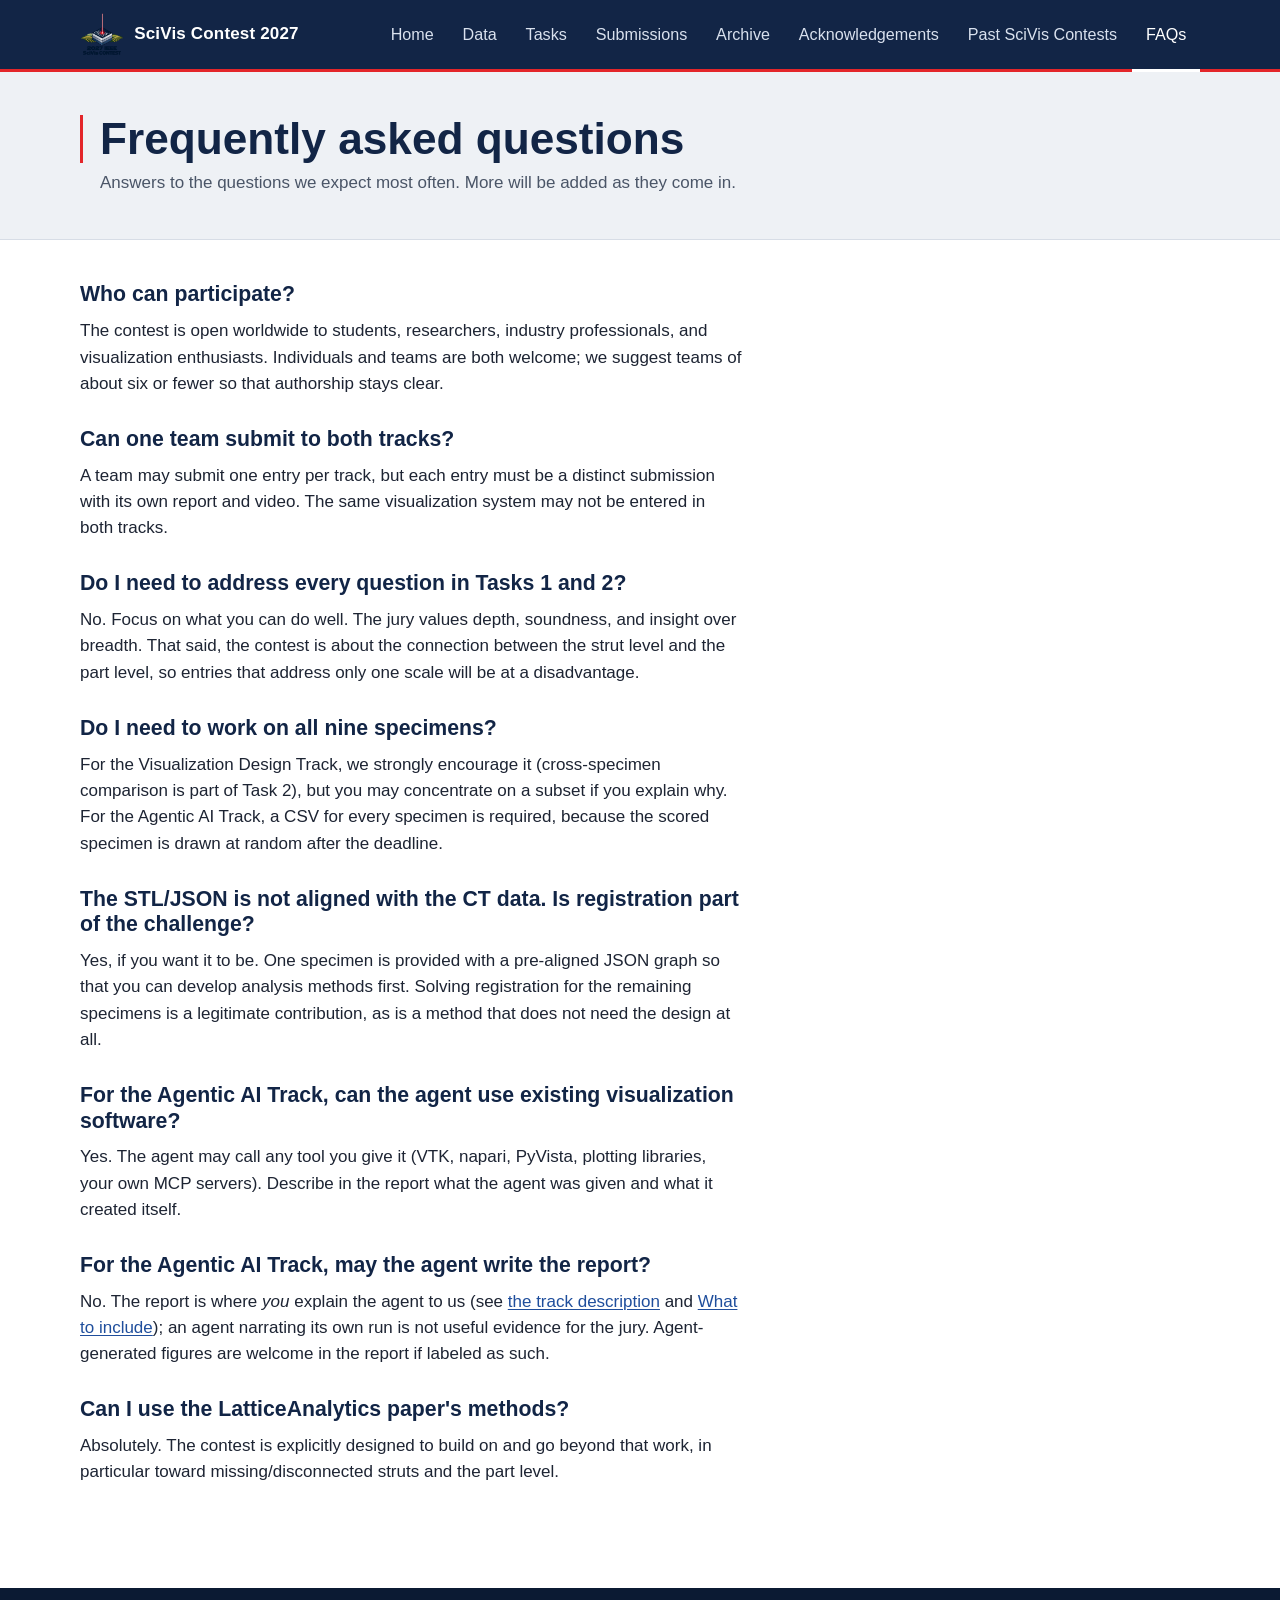
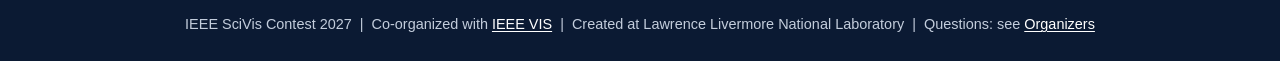
<file: faqs.html>
<!DOCTYPE html>
<html lang="en">
<head>
  <meta charset="utf-8">
  <meta name="viewport" content="width=device-width, initial-scale=1">
  <title>FAQs | IEEE SciVis Contest 2027</title>
  <meta name="description" content="IEEE SciVis Contest 2027: visual analysis of additively manufactured lattice structures">
  <link rel="icon" type="image/png" href="images/logo.png">
  <link rel="stylesheet" href="style.css">
</head>
<body>
  <header class="site-header">
    <div class="wrap nav-wrap">
      <a class="brand" href="index.html">
        <img src="images/logo.png" alt="" width="44" height="44">
        <span>SciVis Contest 2027</span>
      </a>
      <input type="checkbox" id="nav-toggle" class="nav-toggle" aria-label="Toggle navigation">
      <label for="nav-toggle" class="nav-burger"><span></span><span></span><span></span></label>
      <nav class="site-nav" aria-label="Main">
        <ul>
        <li><a href="index.html">Home</a></li>
        <li><a href="data.html">Data</a></li>
        <li><a href="tasks.html">Tasks</a></li>
        <li><a href="submissions.html">Submissions</a></li>
        <li><a href="archive.html">Archive</a></li>
        <li><a href="acknowledgements.html">Acknowledgements</a></li>
        <li><a href="pastcontests.html">Past SciVis Contests</a></li>
        <li class="active"><a href="faqs.html" aria-current="page">FAQs</a></li>
        </ul>
      </nav>
    </div>
  </header>

  <main>

    <section class="page-title"><div class="wrap"><h1>Frequently asked questions</h1><p>Answers to the questions we expect most often. More will be added as they come in.</p></div></section>
    <div class="wrap">
      <article class="prose faq">
        <h3>Who can participate?</h3>
        <p>The contest is open worldwide to students, researchers, industry professionals, and visualization enthusiasts. Individuals and teams are both welcome; we suggest teams of about six or fewer so that authorship stays clear.</p>

        <h3>Can one team submit to both tracks?</h3>
        <p>A team may submit one entry per track, but each entry must be a distinct submission with its own report and video. The same visualization system may not be entered in both tracks.</p>

        <h3>Do I need to address every question in Tasks 1 and 2?</h3>
        <p>No. Focus on what you can do well. The jury values depth, soundness, and insight over breadth. That said, the contest is about the connection between the strut level and the part level, so entries that address only one scale will be at a disadvantage.</p>

        <h3>Do I need to work on all nine specimens?</h3>
        <p>For the Visualization Design Track, we strongly encourage it (cross-specimen comparison is part of Task 2), but you may concentrate on a subset if you explain why. For the Agentic AI Track, a CSV for every specimen is required, because the scored specimen is drawn at random after the deadline.</p>

        <h3>The STL/JSON is not aligned with the CT data. Is registration part of the challenge?</h3>
        <p>Yes, if you want it to be. One specimen is provided with a pre-aligned JSON graph so that you can develop analysis methods first. Solving registration for the remaining specimens is a legitimate contribution, as is a method that does not need the design at all.</p>

        <h3>For the Agentic AI Track, can the agent use existing visualization software?</h3>
        <p>Yes. The agent may call any tool you give it (VTK, napari, PyVista, plotting libraries, your own MCP servers). Describe in the report what the agent was given and what it created itself.</p>

        <h3>For the Agentic AI Track, may the agent write the report?</h3>
        <p>No. The report is where <em>you</em> explain the agent to us (see <a href="tasks.html#report-not-agent">the track description</a> and <a href="submissions.html#include">What to include</a>); an agent narrating its own run is not useful evidence for the jury. Agent-generated figures are welcome in the report if labeled as such.</p>

        <h3>Can I use the LatticeAnalytics paper's methods?</h3>
        <p>Absolutely. The contest is explicitly designed to build on and go beyond that work, in particular toward missing/disconnected struts and the part level.</p>
      </article>
    </div>

  </main>

  <footer class="site-footer">
    <div class="wrap">
      <p>IEEE SciVis Contest 2027 &nbsp;|&nbsp; Co-organized with <a href="https://ieeevis.org">IEEE VIS</a> &nbsp;|&nbsp; Created at Lawrence Livermore National Laboratory &nbsp;|&nbsp; Questions: see <a href="acknowledgements.html">Organizers</a></p>
    </div>
  </footer>
</body>
</html>
</file>
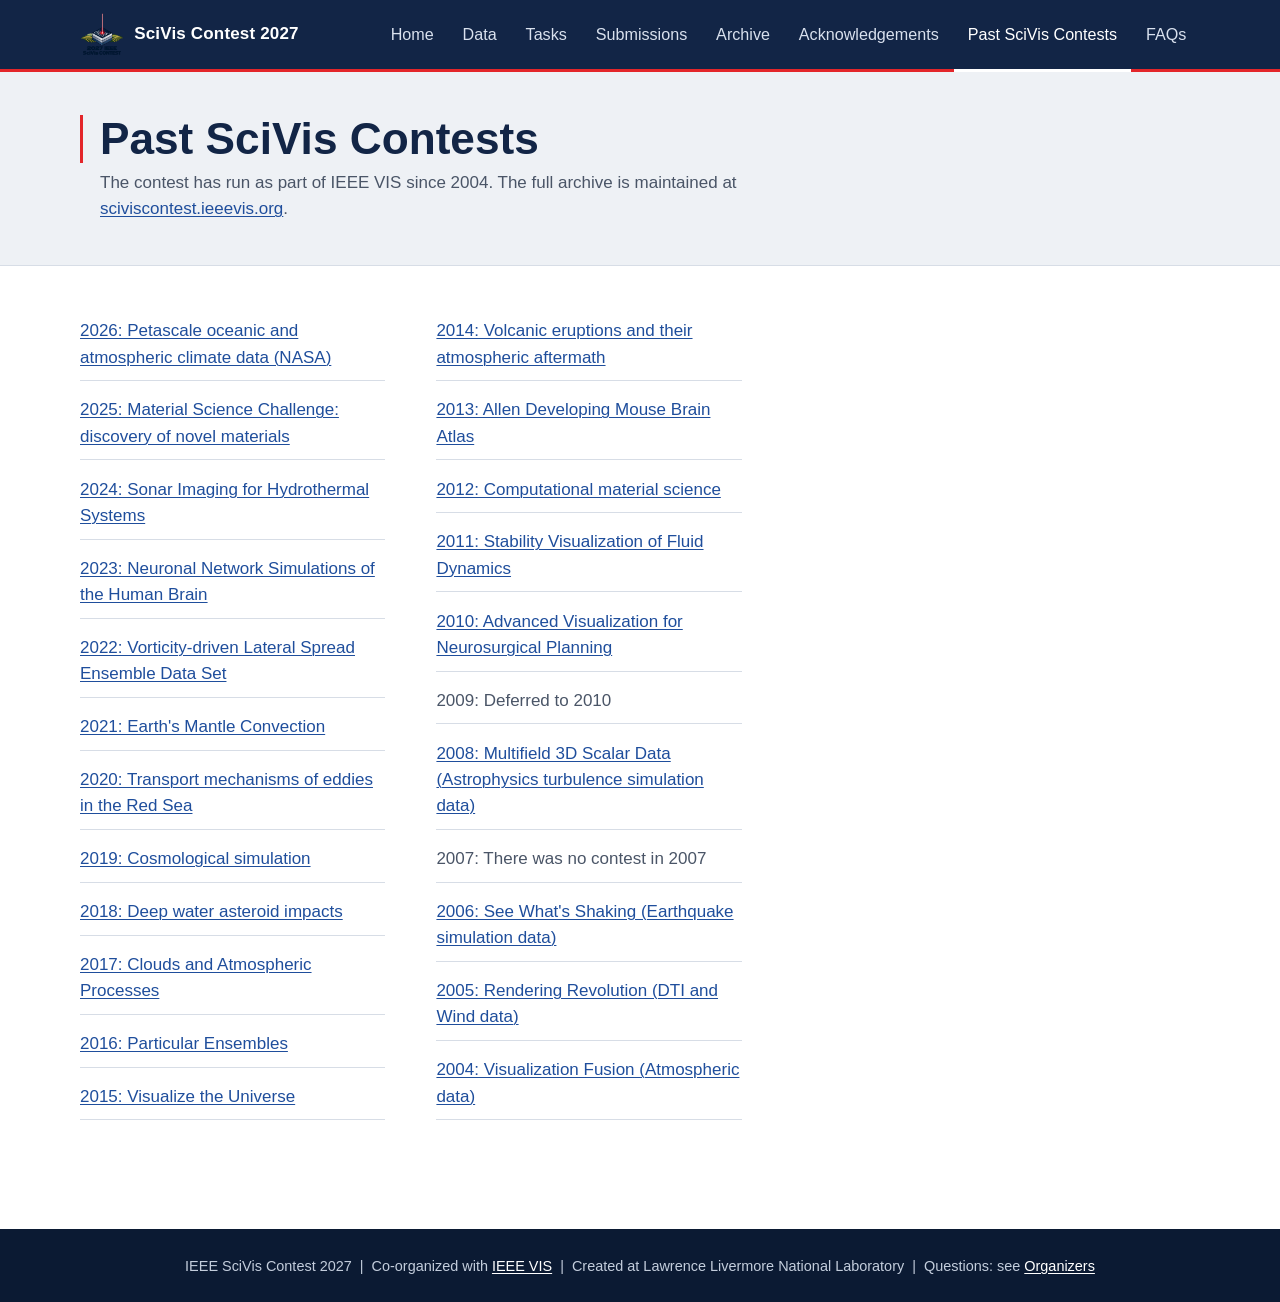
<file: pastcontests.html>
<!DOCTYPE html>
<html lang="en">
<head>
  <meta charset="utf-8">
  <meta name="viewport" content="width=device-width, initial-scale=1">
  <title>Past SciVis Contests | IEEE SciVis Contest 2027</title>
  <meta name="description" content="IEEE SciVis Contest 2027: visual analysis of additively manufactured lattice structures">
  <link rel="icon" type="image/png" href="images/logo.png">
  <link rel="stylesheet" href="style.css">
</head>
<body>
  <header class="site-header">
    <div class="wrap nav-wrap">
      <a class="brand" href="index.html">
        <img src="images/logo.png" alt="" width="44" height="44">
        <span>SciVis Contest 2027</span>
      </a>
      <input type="checkbox" id="nav-toggle" class="nav-toggle" aria-label="Toggle navigation">
      <label for="nav-toggle" class="nav-burger"><span></span><span></span><span></span></label>
      <nav class="site-nav" aria-label="Main">
        <ul>
        <li><a href="index.html">Home</a></li>
        <li><a href="data.html">Data</a></li>
        <li><a href="tasks.html">Tasks</a></li>
        <li><a href="submissions.html">Submissions</a></li>
        <li><a href="archive.html">Archive</a></li>
        <li><a href="acknowledgements.html">Acknowledgements</a></li>
        <li class="active"><a href="pastcontests.html" aria-current="page">Past SciVis Contests</a></li>
        <li><a href="faqs.html">FAQs</a></li>
        </ul>
      </nav>
    </div>
  </header>

  <main>

    <section class="page-title"><div class="wrap"><h1>Past SciVis Contests</h1><p>The contest has run as part of IEEE VIS since 2004. The full archive is maintained at <a href="https://sciviscontest.ieeevis.org">sciviscontest.ieeevis.org</a>.</p></div></section>
    <div class="wrap">
      <article class="prose">
        <ul class="past-contests">
          <li><a href="https://sciviscontest2026.github.io/">2026: Petascale oceanic and atmospheric climate data (NASA)</a></li>
          <li><a href="https://sciviscontest2025.github.io/">2025: Material Science Challenge: discovery of novel materials</a></li>
          <li><a href="https://sciviscontest2024.github.io/">2024: Sonar Imaging for Hydrothermal Systems</a></li>
          <li><a href="https://sciviscontest2023.github.io/">2023: Neuronal Network Simulations of the Human Brain</a></li>
          <li><a href="https://www.lanl.gov/projects/sciviscontest2022/index.html">2022: Vorticity-driven Lateral Spread Ensemble Data Set</a></li>
          <li><a href="https://scivis2021.netlify.app/">2021: Earth's Mantle Convection</a></li>
          <li><a href="https://kaust-vislab.github.io/SciVis2020/index.html">2020: Transport mechanisms of eddies in the Red Sea</a></li>
          <li><a href="https://wordpress.cels.anl.gov/2019-scivis-contest/">2019: Cosmological simulation</a></li>
          <li><a href="https://sciviscontest2018.org/">2018: Deep water asteroid impacts</a></li>
          <li><a href="https://sciviscontest.ieeevis.org/2017">2017: Clouds and Atmospheric Processes</a></li>
          <li><a href="https://www.uni-kl.de/sciviscontest/">2016: Particular Ensembles</a></li>
          <li><a href="https://darksky.slac.stanford.edu/scivis2015/">2015: Visualize the Universe</a></li>
          <li><a href="https://sciviscontest.ieeevis.org/2014">2014: Volcanic eruptions and their atmospheric aftermath</a></li>
          <li><a href="https://sciviscontest.ieeevis.org/2013">2013: Allen Developing Mouse Brain Atlas</a></li>
          <li><a href="https://sciviscontest.ieeevis.org/VisContest/Home.html">2012: Computational material science</a></li>
          <li><a href="https://sciviscontest.ieeevis.org/2011">2011: Stability Visualization of Fluid Dynamics</a></li>
          <li><a href="https://sciviscontest.ieeevis.org/2010">2010: Advanced Visualization for Neurosurgical Planning</a></li>
          <li><span class="muted">2009: Deferred to 2010</span></li>
          <li><a href="https://sciviscontest.ieeevis.org/2008">2008: Multifield 3D Scalar Data (Astrophysics turbulence simulation data)</a></li>
          <li><span class="muted">2007: There was no contest in 2007</span></li>
          <li><a href="https://sciviscontest.ieeevis.org/2006">2006: See What's Shaking (Earthquake simulation data)</a></li>
          <li><a href="https://sciviscontest.ieeevis.org/2005">2005: Rendering Revolution (DTI and Wind data)</a></li>
          <li><a href="https://sciviscontest.ieeevis.org/2004">2004: Visualization Fusion (Atmospheric data)</a></li>
        </ul>
      </article>
    </div>

  </main>

  <footer class="site-footer">
    <div class="wrap">
      <p>IEEE SciVis Contest 2027 &nbsp;|&nbsp; Co-organized with <a href="https://ieeevis.org">IEEE VIS</a> &nbsp;|&nbsp; Created at Lawrence Livermore National Laboratory &nbsp;|&nbsp; Questions: see <a href="acknowledgements.html">Organizers</a></p>
    </div>
  </footer>
</body>
</html>
</file>
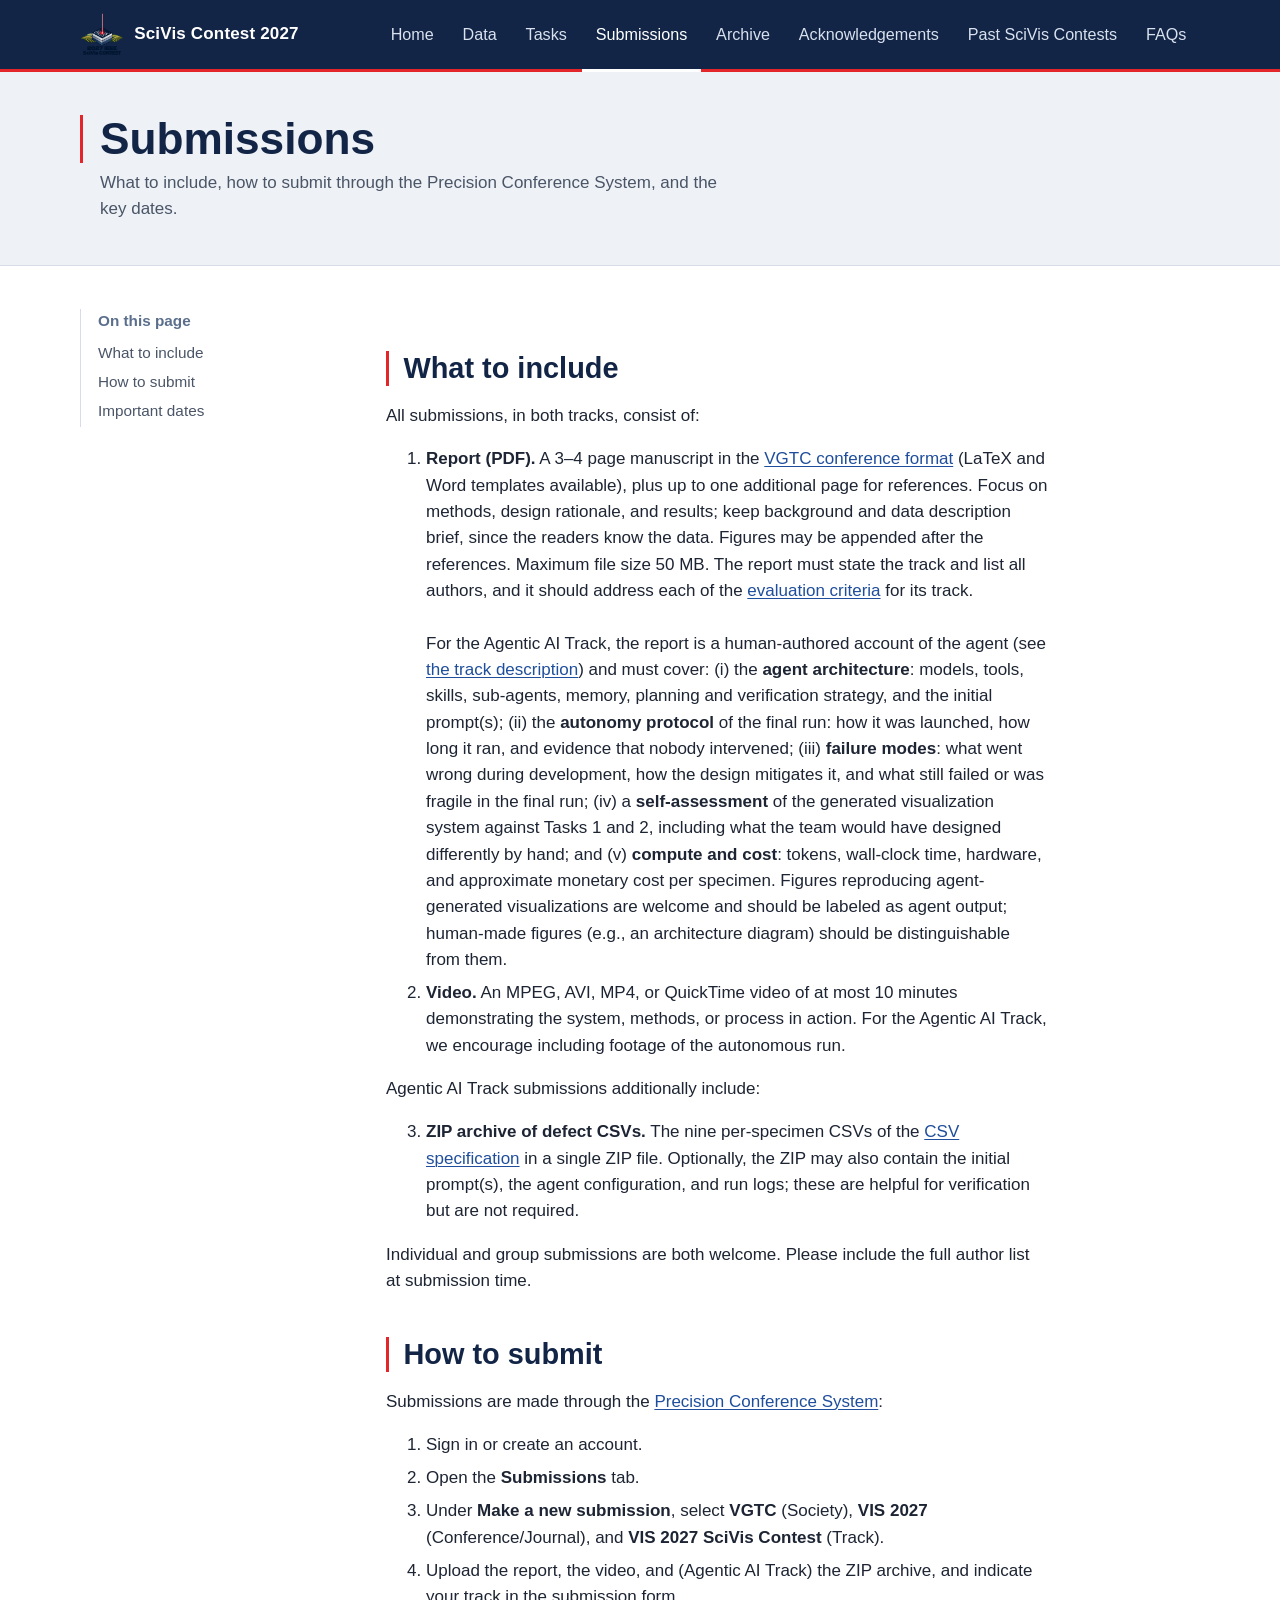
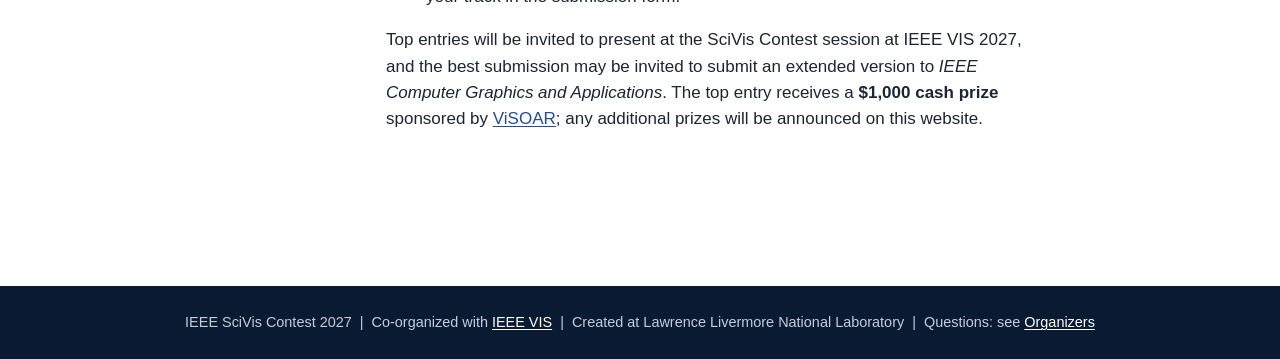
<file: submissions.html>
<!DOCTYPE html>
<html lang="en">
<head>
  <meta charset="utf-8">
  <meta name="viewport" content="width=device-width, initial-scale=1">
  <title>Submissions | IEEE SciVis Contest 2027</title>
  <meta name="description" content="IEEE SciVis Contest 2027: visual analysis of additively manufactured lattice structures">
  <link rel="icon" type="image/png" href="images/logo.png">
  <link rel="stylesheet" href="style.css">
</head>
<body>
  <header class="site-header">
    <div class="wrap nav-wrap">
      <a class="brand" href="index.html">
        <img src="images/logo.png" alt="" width="44" height="44">
        <span>SciVis Contest 2027</span>
      </a>
      <input type="checkbox" id="nav-toggle" class="nav-toggle" aria-label="Toggle navigation">
      <label for="nav-toggle" class="nav-burger"><span></span><span></span><span></span></label>
      <nav class="site-nav" aria-label="Main">
        <ul>
        <li><a href="index.html">Home</a></li>
        <li><a href="data.html">Data</a></li>
        <li><a href="tasks.html">Tasks</a></li>
        <li class="active"><a href="submissions.html" aria-current="page">Submissions</a></li>
        <li><a href="archive.html">Archive</a></li>
        <li><a href="acknowledgements.html">Acknowledgements</a></li>
        <li><a href="pastcontests.html">Past SciVis Contests</a></li>
        <li><a href="faqs.html">FAQs</a></li>
        </ul>
      </nav>
    </div>
  </header>

  <main>

    <section class="page-title"><div class="wrap"><h1>Submissions</h1><p>What to include, how to submit through the Precision Conference System, and the key dates.</p></div></section>
    <div class="wrap page-grid">
      <aside class="toc" aria-label="On this page">
        <p>On this page</p>
        <ol>
          <li><a href="#include">What to include</a></li>
          <li><a href="#how">How to submit</a></li>
          <li><a href="#dates">Important dates</a></li>
        </ol>
      </aside>
      <article class="prose">
        <h2 id="include">What to include</h2>
        <p>All submissions, in both tracks, consist of:</p>
        <ol>
          <li><strong>Report (PDF).</strong> A 3–4 page manuscript in the <a href="https://tc.computer.org/vgtc/publications/conference/">VGTC conference format</a> (LaTeX and Word templates available), plus up to one additional page for references. Focus on methods, design rationale, and results; keep background and data description brief, since the readers know the data. Figures may be appended after the references. Maximum file size 50 MB. The report must state the track and list all authors, and it should address each of the <a href="tasks.html#evaluation">evaluation criteria</a> for its track. <br><br>For the Agentic AI Track, the report is a human-authored account of the agent (see <a href="tasks.html#report-not-agent">the track description</a>) and must cover: (i) the <strong>agent architecture</strong>: models, tools, skills, sub-agents, memory, planning and verification strategy, and the initial prompt(s); (ii) the <strong>autonomy protocol</strong> of the final run: how it was launched, how long it ran, and evidence that nobody intervened; (iii) <strong>failure modes</strong>: what went wrong during development, how the design mitigates it, and what still failed or was fragile in the final run; (iv) a <strong>self-assessment</strong> of the generated visualization system against Tasks 1 and 2, including what the team would have designed differently by hand; and (v) <strong>compute and cost</strong>: tokens, wall-clock time, hardware, and approximate monetary cost per specimen. Figures reproducing agent-generated visualizations are welcome and should be labeled as agent output; human-made figures (e.g., an architecture diagram) should be distinguishable from them.</li>
          <li><strong>Video.</strong> An MPEG, AVI, MP4, or QuickTime video of at most 10 minutes demonstrating the system, methods, or process in action. For the Agentic AI Track, we encourage including footage of the autonomous run.</li>
        </ol>
        <p>Agentic AI Track submissions additionally include:</p>
        <ol start="3">
          <li><strong>ZIP archive of defect CSVs.</strong> The nine per-specimen CSVs of the <a href="tasks.html#csv">CSV specification</a> in a single ZIP file. Optionally, the ZIP may also contain the initial prompt(s), the agent configuration, and run logs; these are helpful for verification but are not required.</li>
        </ol>
        <p>Individual and group submissions are both welcome. Please include the full author list at submission time.</p>

        <h2 id="how">How to submit</h2>
        <p>Submissions are made through the <a href="https://new.precisionconference.com">Precision Conference System</a>:</p>
        <ol>
          <li>Sign in or create an account.</li>
          <li>Open the <strong>Submissions</strong> tab.</li>
          <li>Under <strong>Make a new submission</strong>, select <strong>VGTC</strong> (Society), <strong>VIS 2027</strong> (Conference/Journal), and <strong>VIS 2027 SciVis Contest</strong> (Track).</li>
          <li>Upload the report, the video, and (Agentic AI Track) the ZIP archive, and indicate your track in the submission form.</li>
        </ol>
        <p>Top entries will be invited to present at the SciVis Contest session at IEEE VIS 2027, and the best submission may be invited to submit an extended version to <em>IEEE Computer Graphics and Applications</em>. The top entry receives a <strong>$1,000 cash prize</strong> sponsored by <a href="https://www.visoar.com/">ViSOAR</a>; any additional prizes will be announced on this website.</p>

      </article>
    </div>

  </main>

  <footer class="site-footer">
    <div class="wrap">
      <p>IEEE SciVis Contest 2027 &nbsp;|&nbsp; Co-organized with <a href="https://ieeevis.org">IEEE VIS</a> &nbsp;|&nbsp; Created at Lawrence Livermore National Laboratory &nbsp;|&nbsp; Questions: see <a href="acknowledgements.html">Organizers</a></p>
    </div>
  </footer>
</body>
</html>
</file>
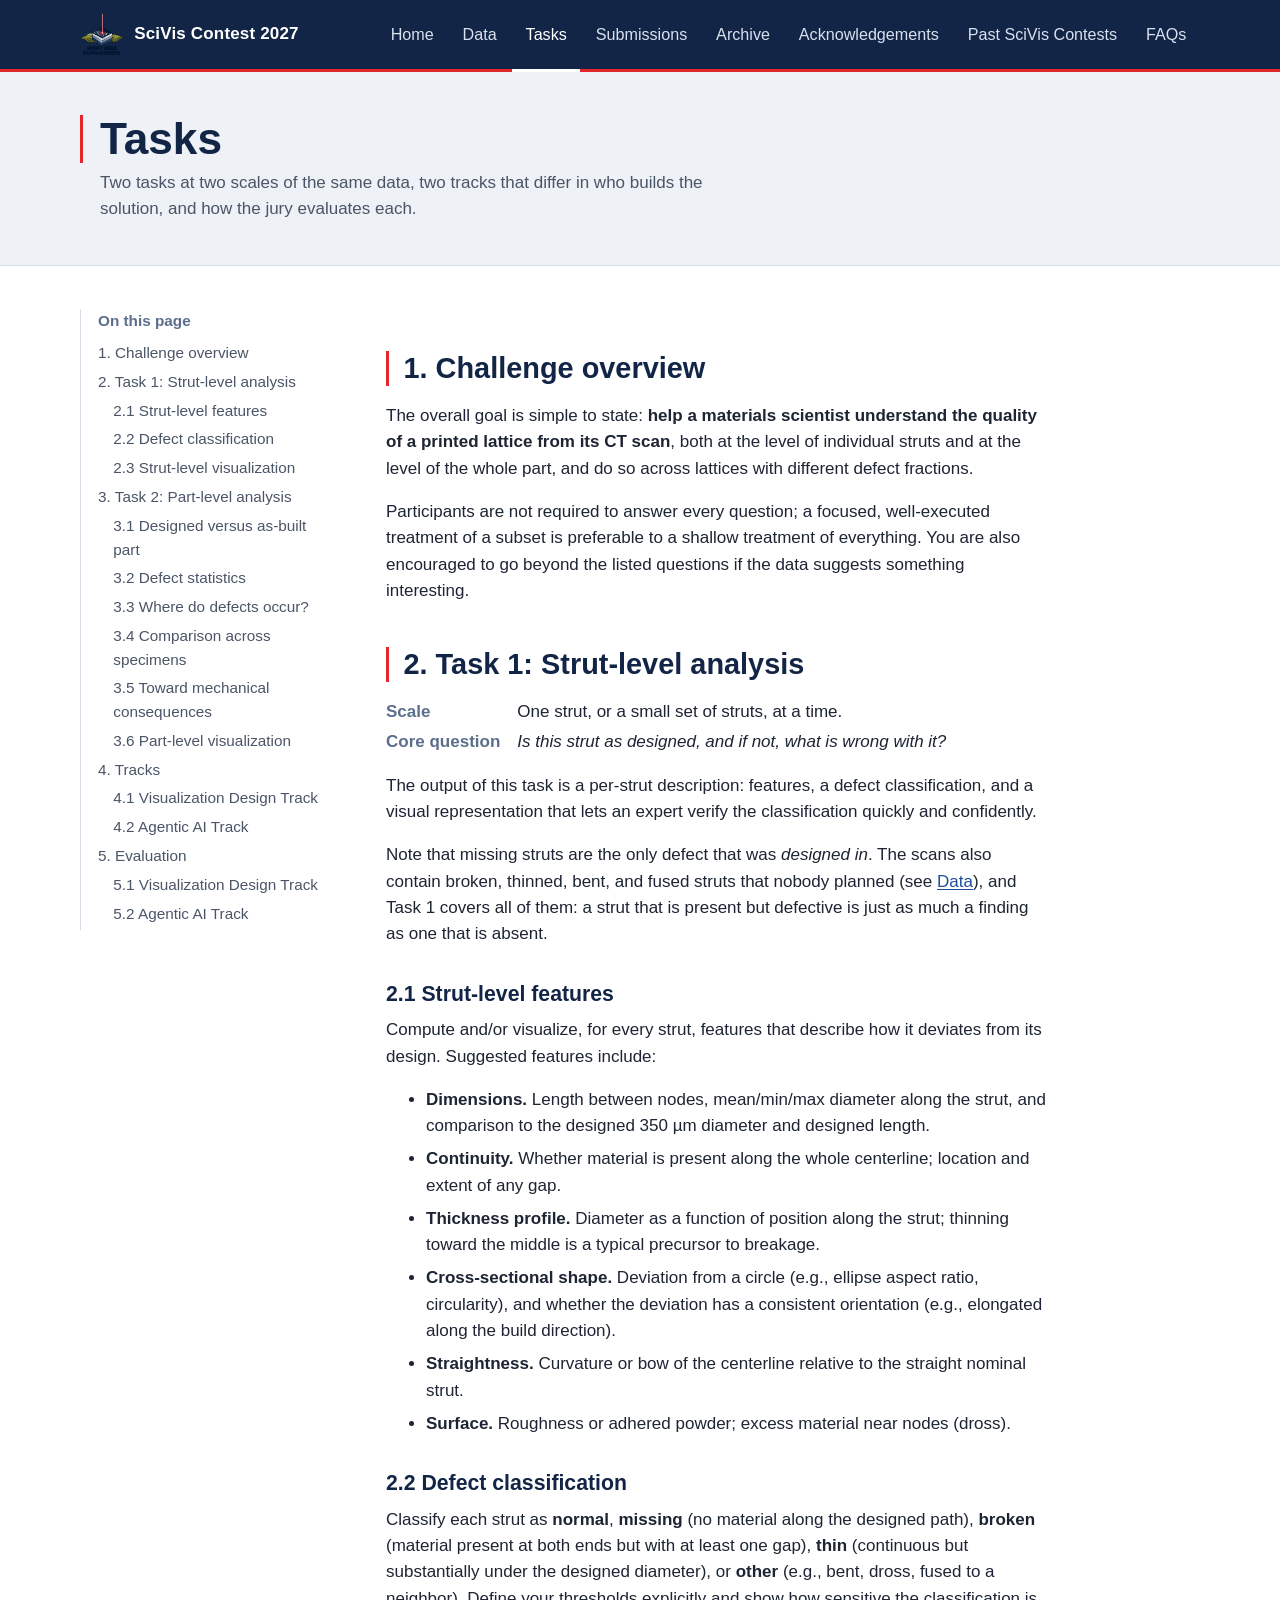
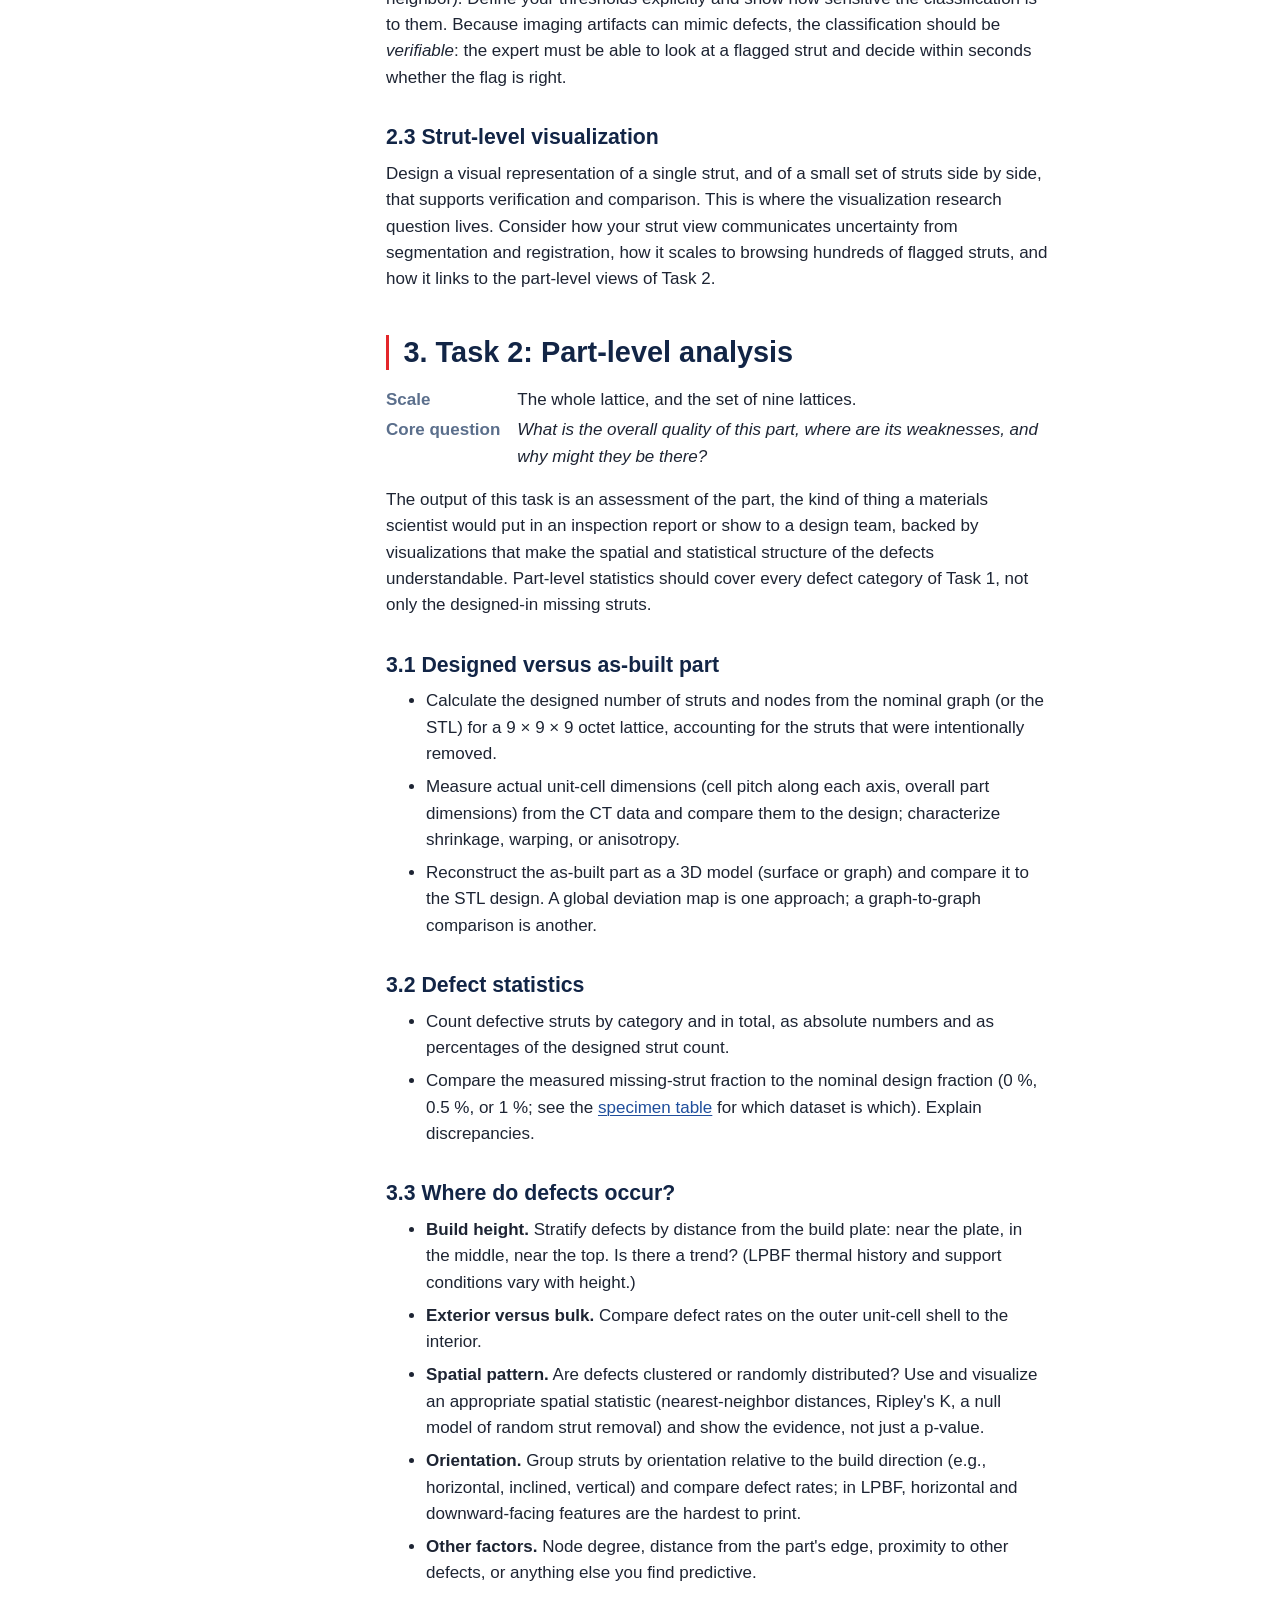
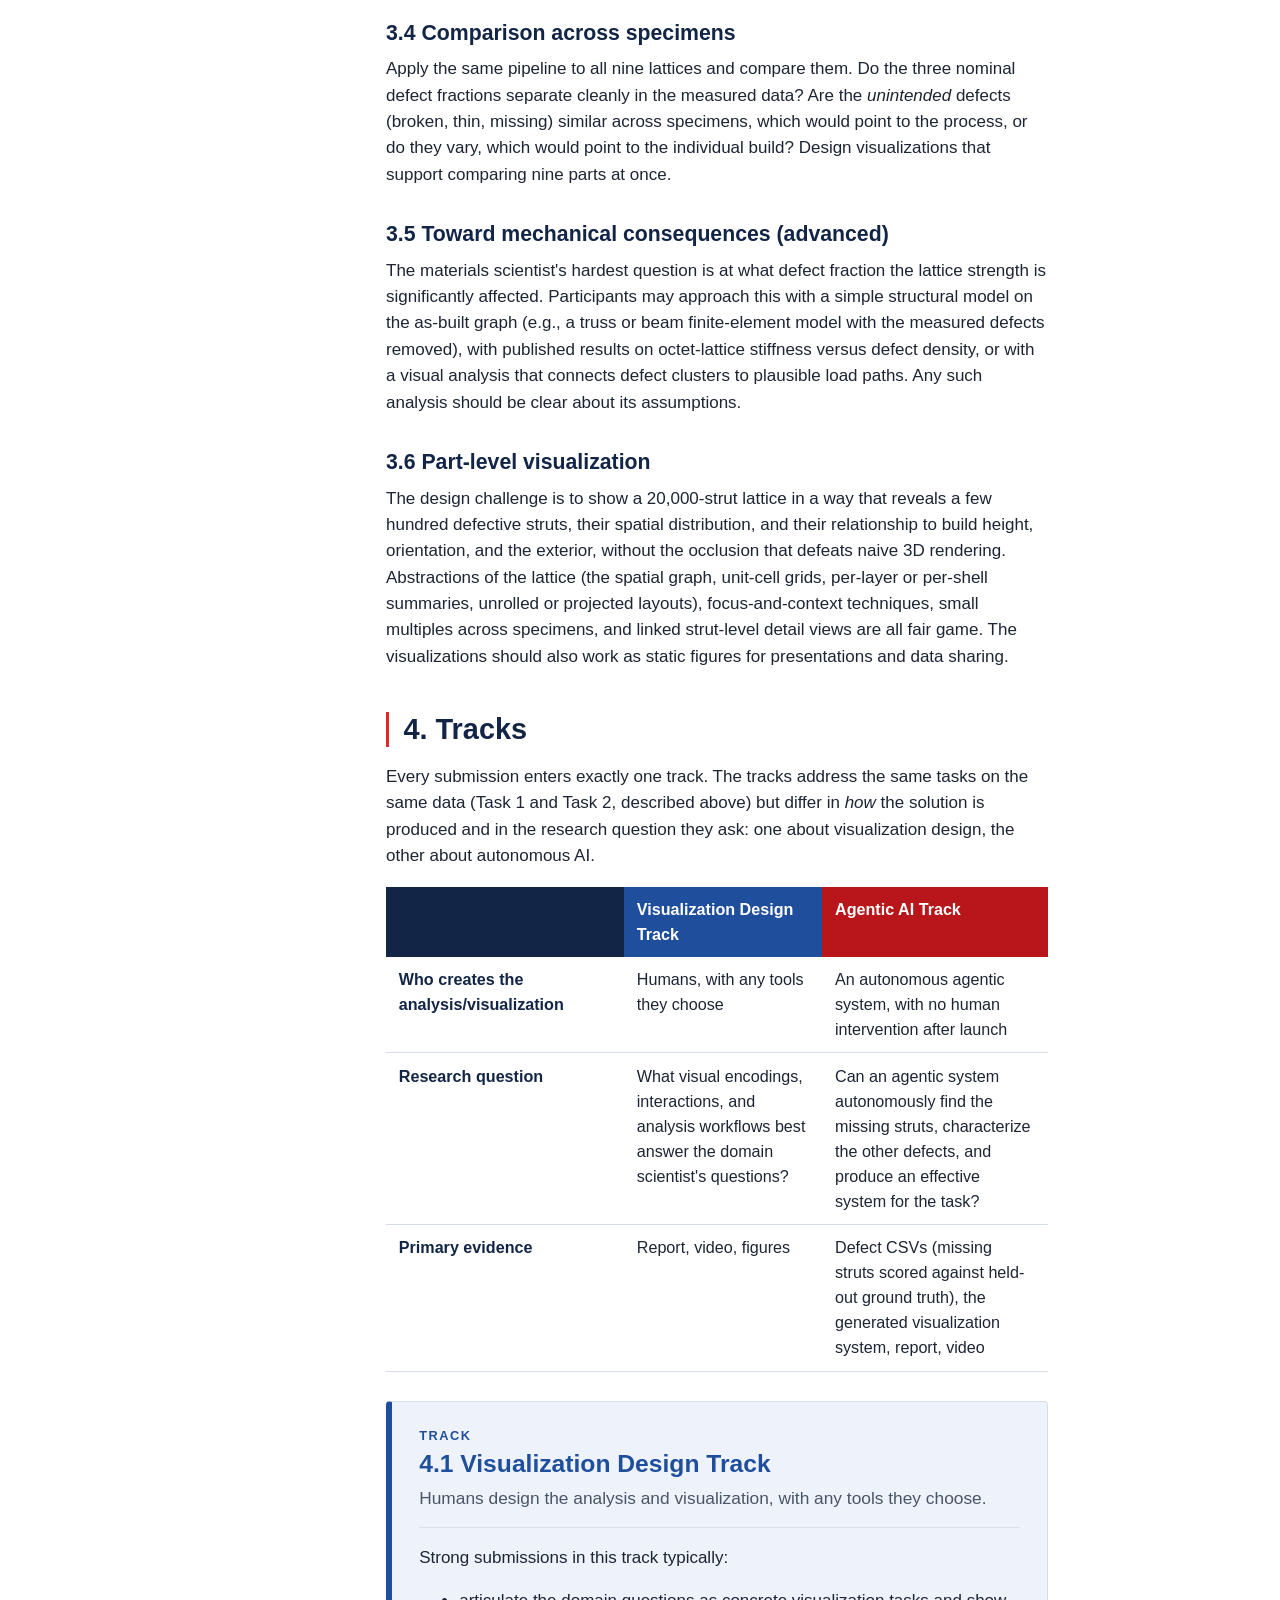
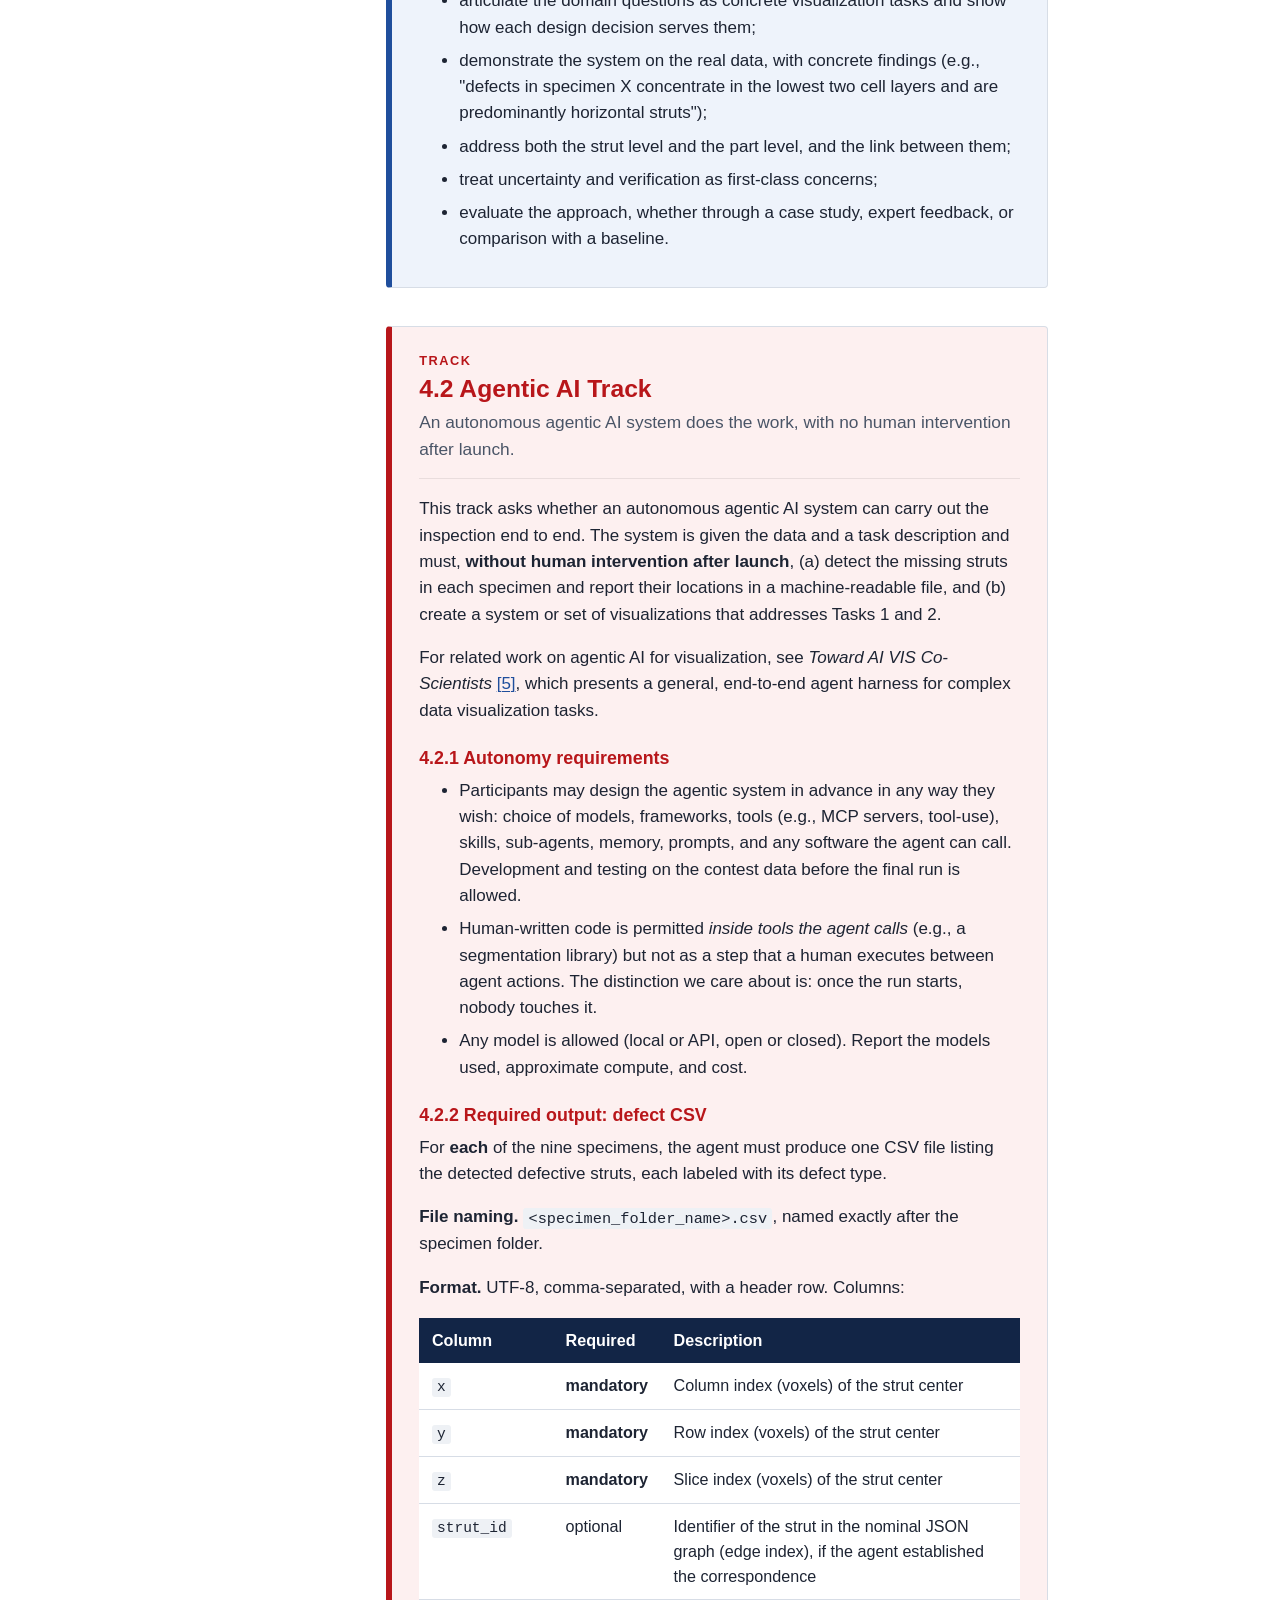
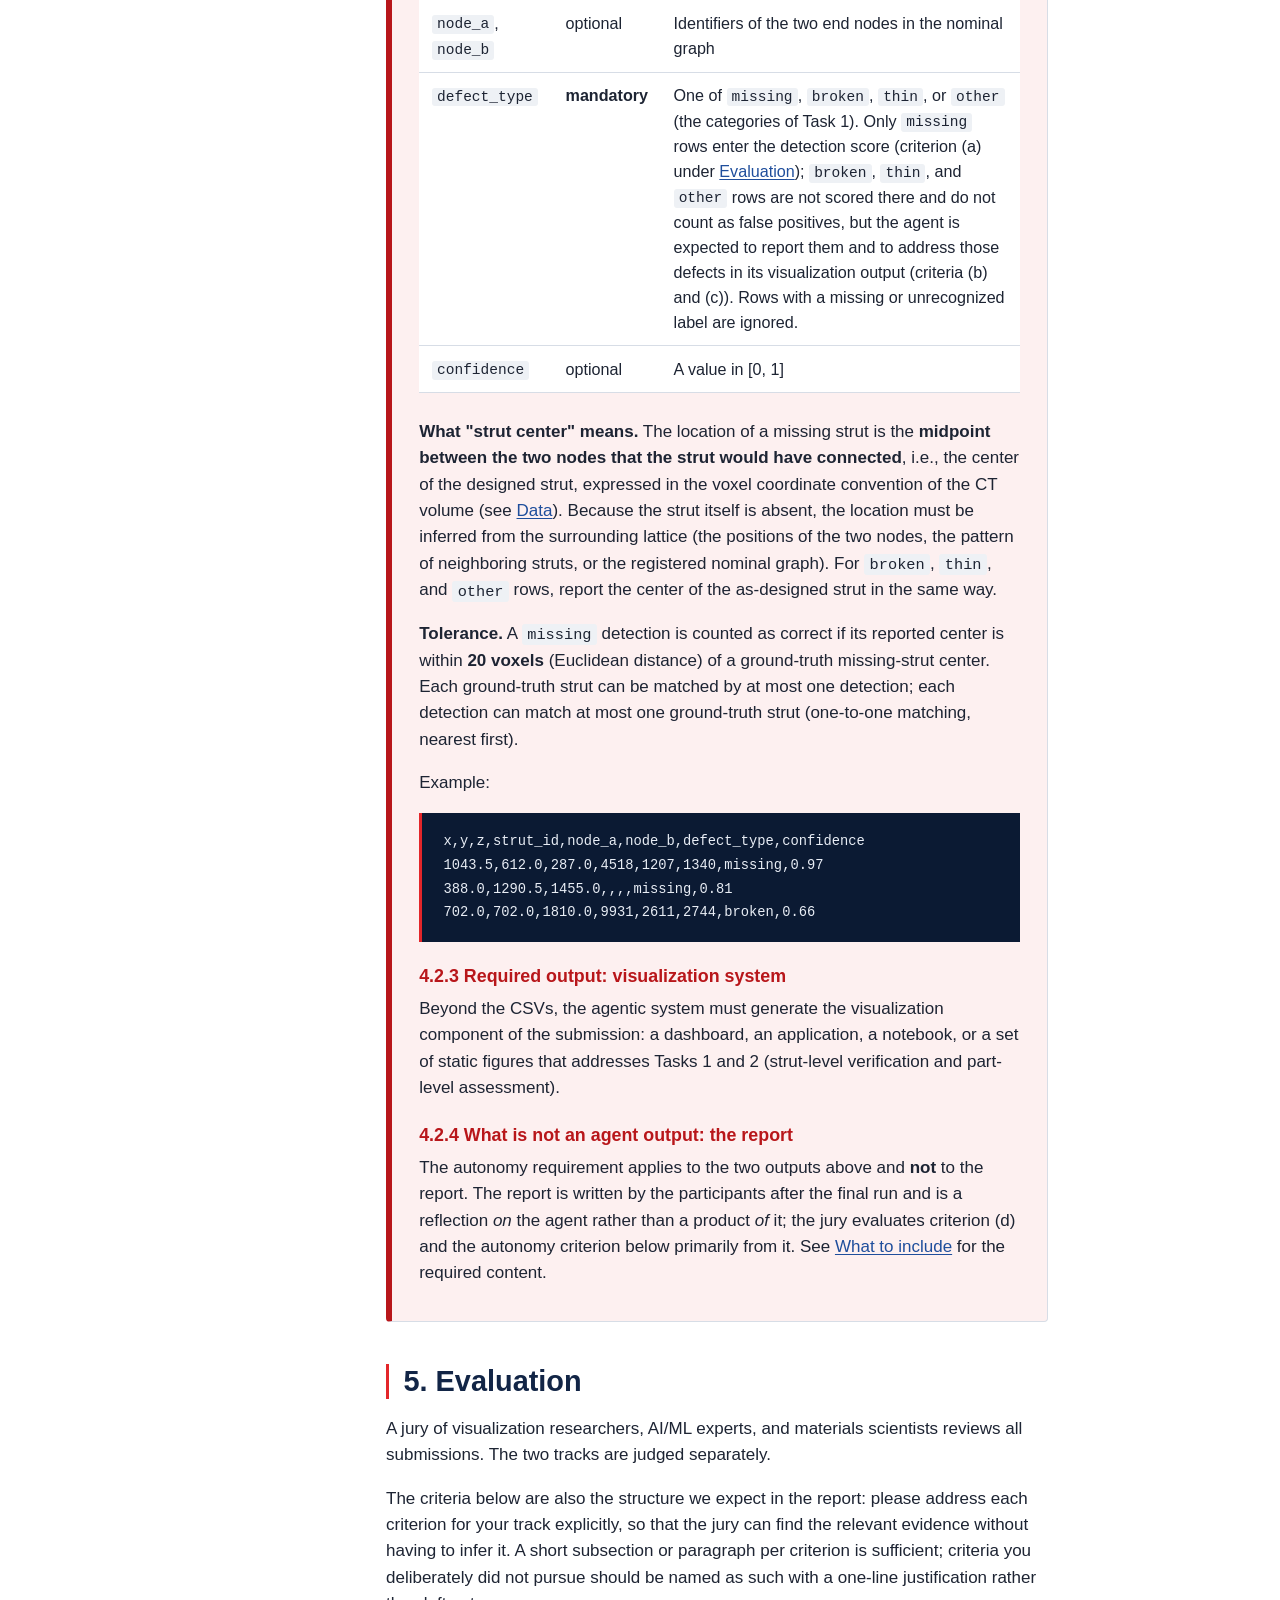
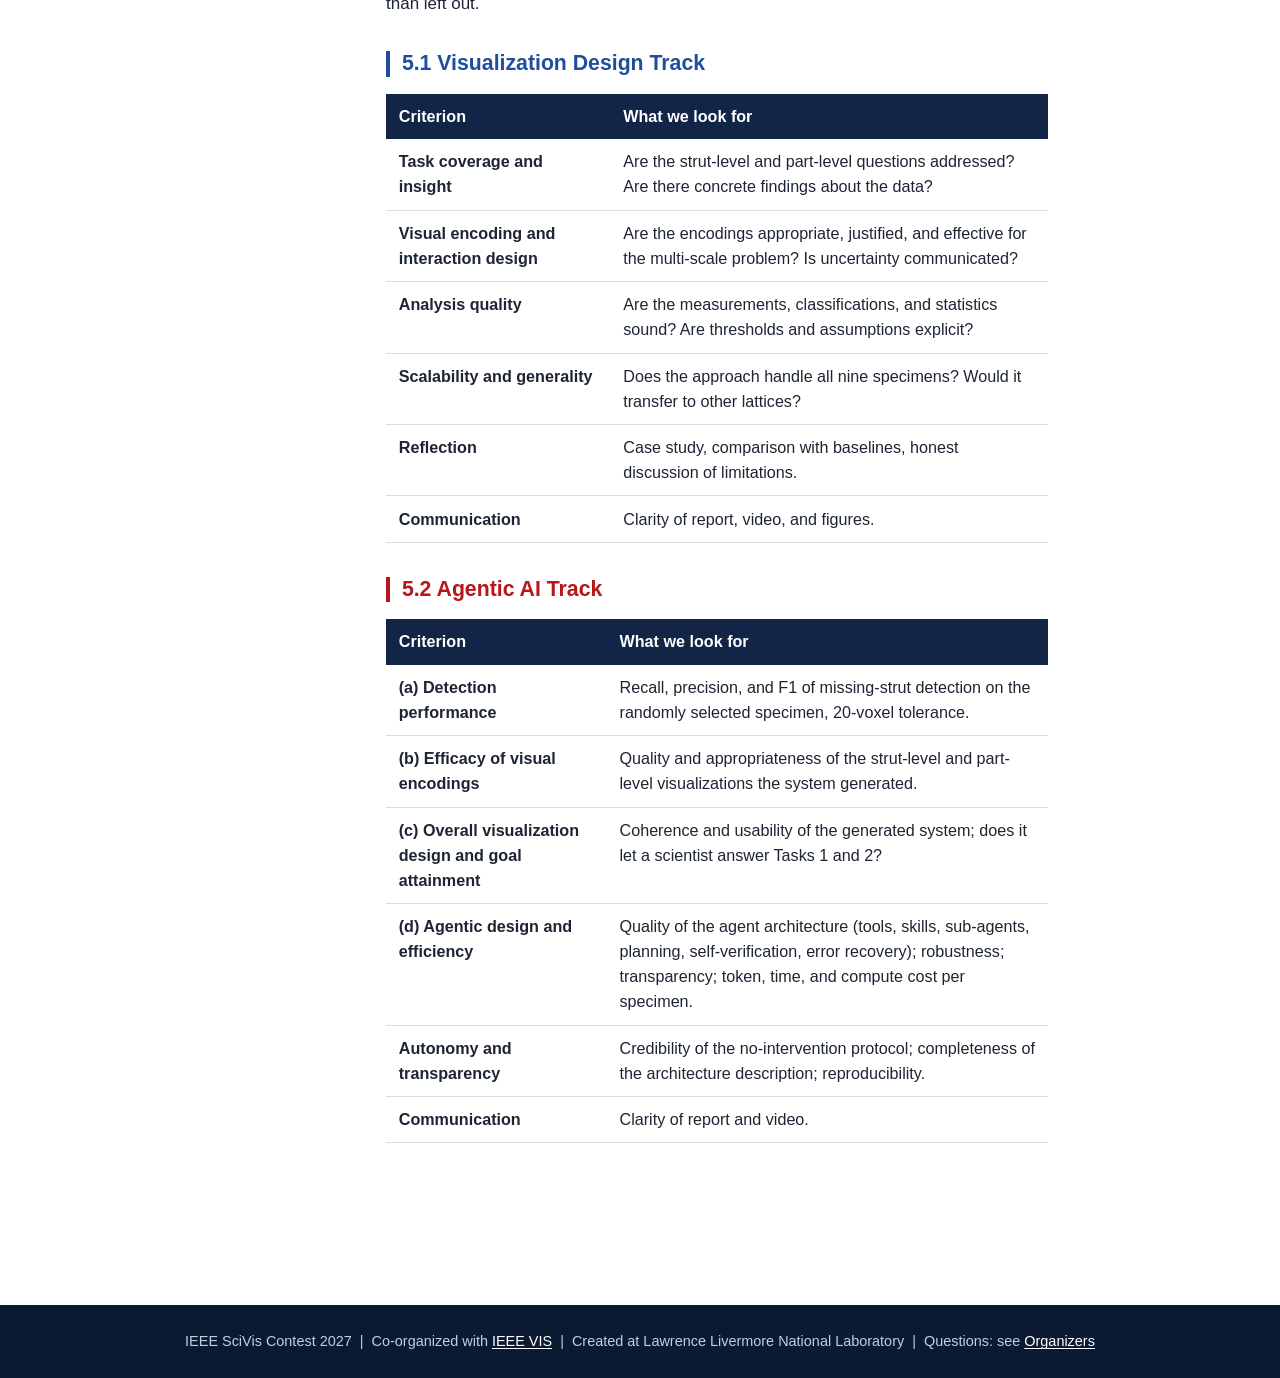
<file: tasks.html>
<!DOCTYPE html>
<html lang="en">
<head>
  <meta charset="utf-8">
  <meta name="viewport" content="width=device-width, initial-scale=1">
  <title>Tasks | IEEE SciVis Contest 2027</title>
  <meta name="description" content="IEEE SciVis Contest 2027: visual analysis of additively manufactured lattice structures">
  <link rel="icon" type="image/png" href="images/logo.png">
  <link rel="stylesheet" href="style.css">
</head>
<body>
  <header class="site-header">
    <div class="wrap nav-wrap">
      <a class="brand" href="index.html">
        <img src="images/logo.png" alt="" width="44" height="44">
        <span>SciVis Contest 2027</span>
      </a>
      <input type="checkbox" id="nav-toggle" class="nav-toggle" aria-label="Toggle navigation">
      <label for="nav-toggle" class="nav-burger"><span></span><span></span><span></span></label>
      <nav class="site-nav" aria-label="Main">
        <ul>
        <li><a href="index.html">Home</a></li>
        <li><a href="data.html">Data</a></li>
        <li class="active"><a href="tasks.html" aria-current="page">Tasks</a></li>
        <li><a href="submissions.html">Submissions</a></li>
        <li><a href="archive.html">Archive</a></li>
        <li><a href="acknowledgements.html">Acknowledgements</a></li>
        <li><a href="pastcontests.html">Past SciVis Contests</a></li>
        <li><a href="faqs.html">FAQs</a></li>
        </ul>
      </nav>
    </div>
  </header>

  <main>

    <section class="page-title"><div class="wrap"><h1>Tasks</h1><p>Two tasks at two scales of the same data, two tracks that differ in who builds the solution, and how the jury evaluates each.</p></div></section>
    <div class="wrap page-grid">
      <aside class="toc" aria-label="On this page">
        <p>On this page</p>
        <ol>
          <li><a href="#overview">1. Challenge overview</a></li>
          <li><a href="#task1">2. Task 1: Strut-level analysis</a>
            <ol>
              <li><a href="#strut-features">2.1 Strut-level features</a></li>
              <li><a href="#defect-classification">2.2 Defect classification</a></li>
              <li><a href="#strut-vis">2.3 Strut-level visualization</a></li>
            </ol>
          </li>
          <li><a href="#task2">3. Task 2: Part-level analysis</a>
            <ol>
              <li><a href="#designed-vs-built">3.1 Designed versus as-built part</a></li>
              <li><a href="#defect-statistics">3.2 Defect statistics</a></li>
              <li><a href="#defect-location">3.3 Where do defects occur?</a></li>
              <li><a href="#specimen-comparison">3.4 Comparison across specimens</a></li>
              <li><a href="#mechanical">3.5 Toward mechanical consequences</a></li>
              <li><a href="#part-vis">3.6 Part-level visualization</a></li>
            </ol>
          </li>
          <li><a href="#tracks">4. Tracks</a>
            <ol>
              <li><a href="#track-vis">4.1 Visualization Design Track</a></li>
              <li><a href="#track-agent">4.2 Agentic AI Track</a></li>
            </ol>
          </li>
          <li><a href="#evaluation">5. Evaluation</a>
            <ol>
              <li><a href="#eval-vis">5.1 Visualization Design Track</a></li>
              <li><a href="#eval-agent">5.2 Agentic AI Track</a></li>
            </ol>
          </li>
        </ol>
      </aside>
      <article class="prose">
        <h2 id="overview">1. Challenge overview</h2>
        <p>The overall goal is simple to state: <strong>help a materials scientist understand the quality of a printed lattice from its CT scan</strong>, both at the level of individual struts and at the level of the whole part, and do so across lattices with different defect fractions.</p>
        <p>Participants are not required to answer every question; a focused, well-executed treatment of a subset is preferable to a shallow treatment of everything. You are also encouraged to go beyond the listed questions if the data suggests something interesting.</p>

        <h2 id="task1">2. Task 1: Strut-level analysis</h2>
        <dl class="scale">
          <dt>Scale</dt><dd>One strut, or a small set of struts, at a time.</dd>
          <dt>Core question</dt><dd><em>Is this strut as designed, and if not, what is wrong with it?</em></dd>
        </dl>
        <p>The output of this task is a per-strut description: features, a defect classification, and a visual representation that lets an expert verify the classification quickly and confidently.</p>
        <p>Note that missing struts are the only defect that was <em>designed in</em>. The scans also contain broken, thinned, bent, and fused struts that nobody planned (see <a href="data.html">Data</a>), and Task 1 covers all of them: a strut that is present but defective is just as much a finding as one that is absent.</p>

        <h3 id="strut-features">2.1 Strut-level features</h3>
        <p>Compute and/or visualize, for every strut, features that describe how it deviates from its design. Suggested features include:</p>
        <ul>
          <li><strong>Dimensions.</strong> Length between nodes, mean/min/max diameter along the strut, and comparison to the designed 350 µm diameter and designed length.</li>
          <li><strong>Continuity.</strong> Whether material is present along the whole centerline; location and extent of any gap.</li>
          <li><strong>Thickness profile.</strong> Diameter as a function of position along the strut; thinning toward the middle is a typical precursor to breakage.</li>
          <li><strong>Cross-sectional shape.</strong> Deviation from a circle (e.g., ellipse aspect ratio, circularity), and whether the deviation has a consistent orientation (e.g., elongated along the build direction).</li>
          <li><strong>Straightness.</strong> Curvature or bow of the centerline relative to the straight nominal strut.</li>
          <li><strong>Surface.</strong> Roughness or adhered powder; excess material near nodes (dross).</li>
        </ul>

        <h3 id="defect-classification">2.2 Defect classification</h3>
        <p>Classify each strut as <strong>normal</strong>, <strong>missing</strong> (no material along the designed path), <strong>broken</strong> (material present at both ends but with at least one gap), <strong>thin</strong> (continuous but substantially under the designed diameter), or <strong>other</strong> (e.g., bent, dross, fused to a neighbor). Define your thresholds explicitly and show how sensitive the classification is to them. Because imaging artifacts can mimic defects, the classification should be <em>verifiable</em>: the expert must be able to look at a flagged strut and decide within seconds whether the flag is right.</p>

        <h3 id="strut-vis">2.3 Strut-level visualization</h3>
        <p>Design a visual representation of a single strut, and of a small set of struts side by side, that supports verification and comparison. This is where the visualization research question lives. Consider how your strut view communicates uncertainty from segmentation and registration, how it scales to browsing hundreds of flagged struts, and how it links to the part-level views of Task 2.</p>

        <h2 id="task2">3. Task 2: Part-level analysis</h2>
        <dl class="scale">
          <dt>Scale</dt><dd>The whole lattice, and the set of nine lattices.</dd>
          <dt>Core question</dt><dd><em>What is the overall quality of this part, where are its weaknesses, and why might they be there?</em></dd>
        </dl>
        <p>The output of this task is an assessment of the part, the kind of thing a materials scientist would put in an inspection report or show to a design team, backed by visualizations that make the spatial and statistical structure of the defects understandable. Part-level statistics should cover every defect category of Task 1, not only the designed-in missing struts.</p>

        <h3 id="designed-vs-built">3.1 Designed versus as-built part</h3>
        <ul>
          <li>Calculate the designed number of struts and nodes from the nominal graph (or the STL) for a 9 × 9 × 9 octet lattice, accounting for the struts that were intentionally removed.</li>
          <li>Measure actual unit-cell dimensions (cell pitch along each axis, overall part dimensions) from the CT data and compare them to the design; characterize shrinkage, warping, or anisotropy.</li>
          <li>Reconstruct the as-built part as a 3D model (surface or graph) and compare it to the STL design. A global deviation map is one approach; a graph-to-graph comparison is another.</li>
        </ul>

        <h3 id="defect-statistics">3.2 Defect statistics</h3>
        <ul>
          <li>Count defective struts by category and in total, as absolute numbers and as percentages of the designed strut count.</li>
          <li>Compare the measured missing-strut fraction to the nominal design fraction (0 %, 0.5 %, or 1 %; see the <a href="data.html#voxel-size">specimen table</a> for which dataset is which). Explain discrepancies.</li>
        </ul>

        <h3 id="defect-location">3.3 Where do defects occur?</h3>
        <ul>
          <li><strong>Build height.</strong> Stratify defects by distance from the build plate: near the plate, in the middle, near the top. Is there a trend? (LPBF thermal history and support conditions vary with height.)</li>
          <li><strong>Exterior versus bulk.</strong> Compare defect rates on the outer unit-cell shell to the interior.</li>
          <li><strong>Spatial pattern.</strong> Are defects clustered or randomly distributed? Use and visualize an appropriate spatial statistic (nearest-neighbor distances, Ripley's K, a null model of random strut removal) and show the evidence, not just a p-value.</li>
          <li><strong>Orientation.</strong> Group struts by orientation relative to the build direction (e.g., horizontal, inclined, vertical) and compare defect rates; in LPBF, horizontal and downward-facing features are the hardest to print.</li>
          <li><strong>Other factors.</strong> Node degree, distance from the part's edge, proximity to other defects, or anything else you find predictive.</li>
        </ul>

        <h3 id="specimen-comparison">3.4 Comparison across specimens</h3>
        <p>Apply the same pipeline to all nine lattices and compare them. Do the three nominal defect fractions separate cleanly in the measured data? Are the <em>unintended</em> defects (broken, thin, missing) similar across specimens, which would point to the process, or do they vary, which would point to the individual build? Design visualizations that support comparing nine parts at once.</p>

        <h3 id="mechanical">3.5 Toward mechanical consequences (advanced)</h3>
        <p>The materials scientist's hardest question is at what defect fraction the lattice strength is significantly affected. Participants may approach this with a simple structural model on the as-built graph (e.g., a truss or beam finite-element model with the measured defects removed), with published results on octet-lattice stiffness versus defect density, or with a visual analysis that connects defect clusters to plausible load paths. Any such analysis should be clear about its assumptions.</p>

        <h3 id="part-vis">3.6 Part-level visualization</h3>
        <p>The design challenge is to show a 20,000-strut lattice in a way that reveals a few hundred defective struts, their spatial distribution, and their relationship to build height, orientation, and the exterior, without the occlusion that defeats naive 3D rendering. Abstractions of the lattice (the spatial graph, unit-cell grids, per-layer or per-shell summaries, unrolled or projected layouts), focus-and-context techniques, small multiples across specimens, and linked strut-level detail views are all fair game. The visualizations should also work as static figures for presentations and data sharing.</p>

        <h2 id="tracks">4. Tracks</h2>
        <p>Every submission enters exactly one track. The tracks address the same tasks on the same data (Task 1 and Task 2, described above) but differ in <em>how</em> the solution is produced and in the research question they ask: one about visualization design, the other about autonomous AI.</p>
        <table class="tracks">
          <thead><tr><th></th><th class="col-vis">Visualization Design Track</th><th class="col-agent">Agentic AI Track</th></tr></thead>
          <tbody>
            <tr><th scope="row">Who creates the analysis/visualization</th><td>Humans, with any tools they choose</td><td>An autonomous agentic system, with no human intervention after launch</td></tr>
            <tr><th scope="row">Research question</th><td>What visual encodings, interactions, and analysis workflows best answer the domain scientist's questions?</td><td>Can an agentic system autonomously find the missing struts, characterize the other defects, and produce an effective system for the task?</td></tr>
            <tr><th scope="row">Primary evidence</th><td>Report, video, figures</td><td>Defect CSVs (missing struts scored against held-out ground truth), the generated visualization system, report, video</td></tr>
          </tbody>
        </table>

        <section class="track track-vis" id="track-vis">
          <p class="track-label">Track</p>
          <h3>4.1 Visualization Design Track</h3>
          <p class="track-tagline">Humans design the analysis and visualization, with any tools they choose.</p>
        <p>Strong submissions in this track typically:</p>
        <ul>
          <li>articulate the domain questions as concrete visualization tasks and show how each design decision serves them;</li>
          <li>demonstrate the system on the real data, with concrete findings (e.g., "defects in specimen X concentrate in the lowest two cell layers and are predominantly horizontal struts");</li>
          <li>address both the strut level and the part level, and the link between them;</li>
          <li>treat uncertainty and verification as first-class concerns;</li>
          <li>evaluate the approach, whether through a case study, expert feedback, or comparison with a baseline.</li>
        </ul>

        </section>

        <section class="track track-agent" id="track-agent">
          <p class="track-label">Track</p>
          <h3>4.2 Agentic AI Track</h3>
          <p class="track-tagline">An autonomous agentic AI system does the work, with no human intervention after launch.</p>
        <p>This track asks whether an autonomous agentic AI system can carry out the inspection end to end. The system is given the data and a task description and must, <strong>without human intervention after launch</strong>, (a) detect the missing struts in each specimen and report their locations in a machine-readable file, and (b) create a system or set of visualizations that addresses Tasks 1 and 2.</p>
        <p>For related work on agentic AI for visualization, see <em>Toward AI VIS Co-Scientists</em> <a href="acknowledgements.html#ref-ai-vis-co-scientists">[5]</a>, which presents a general, end-to-end agent harness for complex data visualization tasks.</p>

        <h4 id="autonomy">4.2.1 Autonomy requirements</h4>
        <ul>
          <li>Participants may design the agentic system in advance in any way they wish: choice of models, frameworks, tools (e.g., MCP servers, tool-use), skills, sub-agents, memory, prompts, and any software the agent can call. Development and testing on the contest data before the final run is allowed.</li>
          <li>Human-written code is permitted <em>inside tools the agent calls</em> (e.g., a segmentation library) but not as a step that a human executes between agent actions. The distinction we care about is: once the run starts, nobody touches it.</li>
          <li>Any model is allowed (local or API, open or closed). Report the models used, approximate compute, and cost.</li>
        </ul>

        <h4 id="csv">4.2.2 Required output: defect CSV</h4>
        <p>For <strong>each</strong> of the nine specimens, the agent must produce one CSV file listing the detected defective struts, each labeled with its defect type.</p>
        <p><strong>File naming.</strong> <code>&lt;specimen_folder_name&gt;.csv</code>, named exactly after the specimen folder.</p>
        <p><strong>Format.</strong> UTF-8, comma-separated, with a header row. Columns:</p>
        <table>
          <thead><tr><th>Column</th><th>Required</th><th>Description</th></tr></thead>
          <tbody>
            <tr><td><code>x</code></td><td><strong>mandatory</strong></td><td>Column index (voxels) of the strut center</td></tr>
            <tr><td><code>y</code></td><td><strong>mandatory</strong></td><td>Row index (voxels) of the strut center</td></tr>
            <tr><td><code>z</code></td><td><strong>mandatory</strong></td><td>Slice index (voxels) of the strut center</td></tr>
            <tr><td><code>strut_id</code></td><td>optional</td><td>Identifier of the strut in the nominal JSON graph (edge index), if the agent established the correspondence</td></tr>
            <tr><td><code>node_a</code>, <code>node_b</code></td><td>optional</td><td>Identifiers of the two end nodes in the nominal graph</td></tr>
            <tr><td><code>defect_type</code></td><td><strong>mandatory</strong></td><td>One of <code>missing</code>, <code>broken</code>, <code>thin</code>, or <code>other</code> (the categories of Task 1). Only <code>missing</code> rows enter the detection score (criterion (a) under <a href="#evaluation">Evaluation</a>); <code>broken</code>, <code>thin</code>, and <code>other</code> rows are not scored there and do not count as false positives, but the agent is expected to report them and to address those defects in its visualization output (criteria (b) and (c)). Rows with a missing or unrecognized label are ignored.</td></tr>
            <tr><td><code>confidence</code></td><td>optional</td><td>A value in [0, 1]</td></tr>
          </tbody>
        </table>
        <p><strong>What "strut center" means.</strong> The location of a missing strut is the <strong>midpoint between the two nodes that the strut would have connected</strong>, i.e., the center of the designed strut, expressed in the voxel coordinate convention of the CT volume (see <a href="data.html#build-direction">Data</a>). Because the strut itself is absent, the location must be inferred from the surrounding lattice (the positions of the two nodes, the pattern of neighboring struts, or the registered nominal graph). For <code>broken</code>, <code>thin</code>, and <code>other</code> rows, report the center of the as-designed strut in the same way.</p>
        <p><strong>Tolerance.</strong> A <code>missing</code> detection is counted as correct if its reported center is within <strong>20 voxels</strong> (Euclidean distance) of a ground-truth missing-strut center. Each ground-truth strut can be matched by at most one detection; each detection can match at most one ground-truth strut (one-to-one matching, nearest first).</p>
        <p>Example:</p>
<pre><code>x,y,z,strut_id,node_a,node_b,defect_type,confidence
1043.5,612.0,287.0,4518,1207,1340,missing,0.97
388.0,1290.5,1455.0,,,,missing,0.81
702.0,702.0,1810.0,9931,2611,2744,broken,0.66</code></pre>

        <h4 id="vis-system">4.2.3 Required output: visualization system</h4>
        <p>Beyond the CSVs, the agentic system must generate the visualization component of the submission: a dashboard, an application, a notebook, or a set of static figures that addresses Tasks 1 and 2 (strut-level verification and part-level assessment).</p>

        <h4 id="report-not-agent">4.2.4 What is not an agent output: the report</h4>
        <p>The autonomy requirement applies to the two outputs above and <strong>not</strong> to the report. The report is written by the participants after the final run and is a reflection <em>on</em> the agent rather than a product <em>of</em> it; the jury evaluates criterion (d) and the autonomy criterion below primarily from it. See <a href="submissions.html#include">What to include</a> for the required content.</p>
        </section>

        <h2 id="evaluation">5. Evaluation</h2>
        <p>A jury of visualization researchers, AI/ML experts, and materials scientists reviews all submissions. The two tracks are judged separately.</p>
        <p>The criteria below are also the structure we expect in the report: please address each criterion for your track explicitly, so that the jury can find the relevant evidence without having to infer it. A short subsection or paragraph per criterion is sufficient; criteria you deliberately did not pursue should be named as such with a one-line justification rather than left out.</p>

        <h3 class="h-track-vis" id="eval-vis">5.1 Visualization Design Track</h3>
        <table>
          <thead><tr><th>Criterion</th><th>What we look for</th></tr></thead>
          <tbody>
            <tr><td><strong>Task coverage and insight</strong></td><td>Are the strut-level and part-level questions addressed? Are there concrete findings about the data?</td></tr>
            <tr><td><strong>Visual encoding and interaction design</strong></td><td>Are the encodings appropriate, justified, and effective for the multi-scale problem? Is uncertainty communicated?</td></tr>
            <tr><td><strong>Analysis quality</strong></td><td>Are the measurements, classifications, and statistics sound? Are thresholds and assumptions explicit?</td></tr>
            <tr><td><strong>Scalability and generality</strong></td><td>Does the approach handle all nine specimens? Would it transfer to other lattices?</td></tr>
            <tr><td><strong>Reflection</strong></td><td>Case study, comparison with baselines, honest discussion of limitations.</td></tr>
            <tr><td><strong>Communication</strong></td><td>Clarity of report, video, and figures.</td></tr>
          </tbody>
        </table>

        <h3 class="h-track-agent" id="eval-agent">5.2 Agentic AI Track</h3>
        <table>
          <thead><tr><th>Criterion</th><th>What we look for</th></tr></thead>
          <tbody>
            <tr><td><strong>(a) Detection performance</strong></td><td>Recall, precision, and F1 of missing-strut detection on the randomly selected specimen, 20-voxel tolerance.</td></tr>
            <tr><td><strong>(b) Efficacy of visual encodings</strong></td><td>Quality and appropriateness of the strut-level and part-level visualizations the system generated.</td></tr>
            <tr><td><strong>(c) Overall visualization design and goal attainment</strong></td><td>Coherence and usability of the generated system; does it let a scientist answer Tasks 1 and 2?</td></tr>
            <tr><td><strong>(d) Agentic design and efficiency</strong></td><td>Quality of the agent architecture (tools, skills, sub-agents, planning, self-verification, error recovery); robustness; transparency; token, time, and compute cost per specimen.</td></tr>
            <tr><td><strong>Autonomy and transparency</strong></td><td>Credibility of the no-intervention protocol; completeness of the architecture description; reproducibility.</td></tr>
            <tr><td><strong>Communication</strong></td><td>Clarity of report and video.</td></tr>
          </tbody>
        </table>
      </article>
    </div>

  </main>

  <footer class="site-footer">
    <div class="wrap">
      <p>IEEE SciVis Contest 2027 &nbsp;|&nbsp; Co-organized with <a href="https://ieeevis.org">IEEE VIS</a> &nbsp;|&nbsp; Created at Lawrence Livermore National Laboratory &nbsp;|&nbsp; Questions: see <a href="acknowledgements.html">Organizers</a></p>
    </div>
  </footer>
</body>
</html>
</file>
<file: style.css>
/* IEEE SciVis Contest 2027 — single stylesheet, no build step.
   Palette is taken from the contest logo: build-plate navy, powder-steel grays,
   and the laser red, used only as a thin vertical "beam" accent. */

:root {
  color-scheme: light;
  --navy: #122546;        /* logo wordmark / top plate */
  --navy-deep: #0b1a33;
  --steel: #5b6f8c;       /* mid plate */
  --steel-light: #b7c3d3; /* lower plate */
  --powder: #eef1f5;      /* light panels */
  --paper: #ffffff;
  --ink: #1d2433;
  --ink-soft: #4a5567;
  --laser: #e3262a;
  --link: #1f4e9c;
  --rule: #d7dde6;
  --max: 1120px;
  --measure: 70ch;
  --font: "Helvetica Neue", Helvetica, Arial, "Liberation Sans", sans-serif;
}

*, *::before, *::after { box-sizing: border-box; }
html { font-size: 17px; -webkit-text-size-adjust: 100%; scroll-behavior: smooth; scroll-padding-top: 5rem; }
@media (prefers-reduced-motion: reduce) { html { scroll-behavior: auto; } }

body {
  margin: 0;
  font-family: var(--font);
  line-height: 1.55;
  color: var(--ink);
  background: var(--paper);
  display: flex;
  flex-direction: column;
  min-height: 100vh;
}
main { flex: 1 0 auto; }
img { max-width: 100%; height: auto; display: block; }
a { color: var(--link); text-decoration: underline; text-decoration-thickness: 1px; text-underline-offset: 2px; overflow-wrap: break-word; }
a:hover { color: var(--navy); }
:focus-visible { outline: 3px solid var(--laser); outline-offset: 2px; }
code, pre { font-family: "SF Mono", Menlo, Consolas, "Liberation Mono", monospace; font-size: 0.9em; }
code { background: var(--powder); padding: 0.1em 0.35em; border-radius: 3px; overflow-wrap: break-word; }
pre { background: var(--navy-deep); color: #e8edf5; padding: 1rem 1.25rem; overflow-x: auto; border-left: 3px solid var(--laser); }
pre code { background: none; padding: 0; color: inherit; }

.wrap { width: min(var(--max), 100% - 2.5rem); margin-inline: auto; }

/* ---------- header / nav ---------- */
.site-header {
  background: var(--navy);
  color: #fff;
  position: sticky; top: 0; z-index: 10;
  border-bottom: 3px solid var(--laser);
}
.nav-wrap { display: flex; align-items: center; justify-content: space-between; gap: 1rem; min-height: 64px; position: relative; }
.brand { display: flex; align-items: center; gap: 0.6rem; color: #fff; text-decoration: none; font-weight: 700; letter-spacing: 0.01em; white-space: nowrap; }
.brand img { width: 44px; height: 44px; }
.site-nav ul { list-style: none; margin: 0; padding: 0; display: flex; flex-wrap: wrap; gap: 0.1rem; }
.site-nav a {
  display: block; padding: 1.3rem 0.8rem; color: #d9e1ee; text-decoration: none; font-size: 0.95rem;
  border-bottom: 3px solid transparent; margin-bottom: -3px;
}
.site-nav a:hover { color: #fff; }
.site-nav li.active a { color: #fff; border-bottom-color: #fff; }
.nav-toggle { position: absolute; opacity: 0; width: 1px; height: 1px; }
.nav-burger { display: none; width: 40px; height: 40px; padding: 8px; cursor: pointer; flex-direction: column; justify-content: space-between; }
.nav-burger span { display: block; height: 3px; background: #fff; border-radius: 2px; }

@media (max-width: 900px) {
  .nav-burger { display: flex; }
  .site-nav { display: none; position: absolute; left: 0; right: 0; top: 100%; background: var(--navy-deep); padding: 0.5rem 0 0.75rem; border-bottom: 3px solid var(--laser); }
  .nav-toggle:checked ~ .site-nav { display: block; }
  .nav-toggle:focus-visible + .nav-burger { outline: 3px solid var(--laser); }
  .site-nav ul { flex-direction: column; }
  .site-nav a { padding: 0.7rem 1.25rem; border-bottom: 0; margin: 0; border-left: 3px solid transparent; }
  .site-nav li.active a { border-left-color: var(--laser); }
}

/* ---------- hero (home) ---------- */
.hero { background: var(--powder); border-bottom: 1px solid var(--rule); }
.hero-grid { display: grid; grid-template-columns: minmax(0, 1.25fr) minmax(0, 0.75fr); gap: 3rem; align-items: center; padding: 3.5rem 0; }
.hero-text { position: relative; padding-left: 1.5rem; border-left: 3px solid var(--laser); }
.hero-kicker { margin: 0 0 0.5rem; color: var(--steel); font-weight: 600; }
.hero h1 { font-size: clamp(2.1rem, 4.5vw, 3.4rem); line-height: 1.05; margin: 0 0 0.6rem; color: var(--navy); letter-spacing: -0.01em; }
.hero-sub { font-size: clamp(1.15rem, 2vw, 1.45rem); margin: 0 0 1.25rem; color: var(--navy); font-weight: 500; }
.hero-lead { font-size: 1.05rem; color: var(--ink-soft); max-width: 60ch; margin: 0 0 1.5rem; }
.hero-logo img { width: min(100%, 360px); margin-inline: auto; }
.hero-actions { display: flex; gap: 0.75rem; flex-wrap: wrap; margin: 0; }
@media (max-width: 760px) {
  .hero-grid { grid-template-columns: 1fr; gap: 1.5rem; padding: 2.25rem 0; }
  .hero-logo { order: -1; }
  .hero-logo img { width: min(60%, 220px); }
}

.btn { display: inline-block; padding: 0.7rem 1.3rem; font-weight: 600; text-decoration: none; border-radius: 4px; border: 2px solid var(--navy); }
.btn-primary { background: var(--navy); color: #fff; }
.btn-primary:hover { background: var(--navy-deep); color: #fff; }
.btn-secondary { background: transparent; color: var(--navy); }
.btn-secondary:hover { background: #fff; }

/* ---------- sections / prose ---------- */
.section { padding: 2.75rem 0 0.5rem; }
.section + .section { border-top: 1px solid var(--rule); margin-top: 1.5rem; }
.prose { max-width: var(--measure); }
.prose h2, .prose h3, .prose h4 { color: var(--navy); line-height: 1.2; }
.prose h2 { font-size: 1.7rem; margin: 2.5rem 0 1rem; padding-left: 0.85rem; border-left: 3px solid var(--laser); }
.prose h2:first-child { margin-top: 0; }
.prose h3 { font-size: 1.25rem; margin: 2rem 0 0.6rem; }
.prose h4 { font-size: 1.05rem; margin: 1.5rem 0 0.5rem; }
.prose p, .prose ul, .prose ol { margin: 0 0 1rem; }
.prose li { margin-bottom: 0.4rem; }
.prose figure { margin: 1.5rem 0; }
.prose figure img { margin-inline: auto; }
.prose figure.wide { max-width: none; }
.prose figcaption { font-size: 0.88rem; color: var(--ink-soft); margin-top: 0.6rem; line-height: 1.45; }
.prose dl.scale { margin: 0 0 1rem; display: grid; grid-template-columns: max-content 1fr; gap: 0.25rem 1rem; }
.prose dl.scale dt { font-weight: 600; color: var(--steel); }
.prose dl.scale dd { margin: 0; }
.placeholder { color: var(--ink-soft); font-style: italic; border: 1px dashed var(--steel-light); padding: 0.9rem 1rem; background: var(--powder); }
.muted { color: var(--ink-soft); }
.note { background: var(--powder); border-left: 3px solid var(--steel); padding: 0.9rem 1.1rem; margin: 1.25rem 0; }
.note p:last-child { margin-bottom: 0; }
.refs-pointer { font-size: 0.9rem; color: var(--ink-soft); border-top: 1px solid var(--rule); padding-top: 1rem; margin-top: 2.5rem; }
.release { font-size: 0.8rem; color: var(--ink-soft); border-top: 1px solid var(--rule); padding-top: 1rem; margin: 2.5rem 0 0; }

/* ---------- tables ---------- */
table { border-collapse: collapse; width: 100%; margin: 1rem 0 1.5rem; font-size: 0.95rem; }
th, td { text-align: left; vertical-align: top; padding: 0.6rem 0.75rem; border-bottom: 1px solid var(--rule); }
thead th { background: var(--navy); color: #fff; font-weight: 600; border-bottom: 0; }
tbody th[scope="row"] { font-weight: 600; color: var(--navy); white-space: nowrap; width: 1%; }
table.facts { max-width: 60rem; }
table.facts th { width: 9rem; }
table.dates td:first-child { font-weight: 600; white-space: nowrap; width: 1%; padding-right: 2rem; }
table.dates tr.deadline td { color: var(--navy); font-weight: 700; border-left: 3px solid var(--laser); }
table.dates tr.deadline td + td { border-left: 0; }
/* narrow screens: tables scroll sideways inside their box instead of widening the page */
@media (max-width: 640px) { .prose table:not(.dates):not(.tracks) { display: block; overflow-x: auto; -webkit-overflow-scrolling: touch; } }
@media (max-width: 640px) { table.dates td:first-child { white-space: normal; width: 7.5rem; padding-right: 0.75rem; overflow-wrap: normal; } }
table.tracks th:first-child { width: 14rem; white-space: normal; }
@media (max-width: 640px) {
  table.tracks thead { display: none; }
  table.tracks tr, table.tracks th, table.tracks td { display: block; width: auto; }
  table.tracks tbody th { background: var(--powder); margin-top: 1rem; }
  table.tracks td::before { font-weight: 600; color: var(--steel); display: block; font-size: 0.85rem; }
  table.tracks td:nth-child(2)::before { content: "Visualization Design Track"; }
  table.tracks td:nth-child(3)::before { content: "Agentic AI Track"; }
}

/* ---------- tracks (tasks page) ---------- */
:root { --track-vis: #1f4e9c; --track-vis-bg: #eef3fb; --track-agent: #b8161a; --track-agent-bg: #fdf0f0; }
.track { margin: 1.75rem 0 2.25rem; padding: 1.4rem 1.6rem 1rem; border: 1px solid var(--rule); border-left: 6px solid; border-radius: 4px; }
.track-vis { border-left-color: var(--track-vis); background: var(--track-vis-bg); }
.track-agent { border-left-color: var(--track-agent); background: var(--track-agent-bg); }
.track .track-label { margin: 0 0 0.2rem; font-size: 0.75rem; font-weight: 700; letter-spacing: 0.12em; text-transform: uppercase; }
.track-vis .track-label { color: var(--track-vis); }
.track-agent .track-label { color: var(--track-agent); }
.track h3 { margin: 0 0 0.35rem; font-size: 1.45rem; }
.track-vis h3 { color: var(--track-vis); }
.track-agent h3 { color: var(--track-agent); }
.track .track-tagline { font-size: 1.02rem; color: var(--ink-soft); margin-bottom: 1rem; padding-bottom: 0.9rem; border-bottom: 1px solid rgba(0,0,0,0.08); }
.track h4 { margin-top: 1.4rem; }
.track-vis h4 { color: var(--track-vis); }
.track-agent h4 { color: var(--track-agent); }
.track table { background: #fff; }
table.tracks thead th.col-vis { background: var(--track-vis); }
table.tracks thead th.col-agent { background: var(--track-agent); }
.prose h3.h-track-vis, .prose h3.h-track-agent { padding-left: 0.7rem; border-left: 4px solid; }
.prose h3.h-track-vis { border-left-color: var(--track-vis); color: var(--track-vis); }
.prose h3.h-track-agent { border-left-color: var(--track-agent); color: var(--track-agent); }
@media (max-width: 640px) {
  .track { padding: 1.1rem 1rem 0.6rem; }
  table.tracks td:nth-child(2)::before { color: var(--track-vis); }
  table.tracks td:nth-child(3)::before { color: var(--track-agent); }
}

/* ---------- features (home) ---------- */
.features { display: grid; grid-template-columns: repeat(4, 1fr); gap: 2rem; }
.feature { border-top: 3px solid var(--steel-light); padding-top: 0.9rem; }
.feature h3 { margin: 0 0 0.5rem; font-size: 1.1rem; color: var(--navy); }
.feature p { margin: 0; font-size: 0.95rem; color: var(--ink-soft); }
@media (max-width: 960px) { .features { grid-template-columns: repeat(2, 1fr); } }
@media (max-width: 560px) { .features { grid-template-columns: 1fr; } }

/* ---------- inner pages ---------- */
.page-title { background: var(--powder); border-bottom: 1px solid var(--rule); padding: 2.5rem 0; }
.page-title h1 { margin: 0 0 0.4rem; font-size: clamp(1.9rem, 3.5vw, 2.6rem); color: var(--navy); line-height: 1.1; padding-left: 1rem; border-left: 3px solid var(--laser); }
.page-title p { margin: 0; color: var(--ink-soft); max-width: 70ch; padding-left: calc(1rem + 3px); }
.page-grid { display: grid; grid-template-columns: 15rem minmax(0, 1fr); gap: 3rem; padding: 2.5rem 0 3rem; align-items: start; }
.wrap > .prose { padding: 2.5rem 0 3rem; }
.toc { position: sticky; top: 5rem; font-size: 0.9rem; border-left: 1px solid var(--rule); padding-left: 1rem; }
.toc > p { margin: 0 0 0.5rem; font-weight: 600; color: var(--steel); }
.toc ol { list-style: none; margin: 0; padding: 0; }
.toc ol ol { padding-left: 0.9rem; margin-top: 0.2rem; }
.toc li { margin: 0.3rem 0; }
.toc a { color: var(--ink-soft); text-decoration: none; }
.toc a:hover { color: var(--navy); text-decoration: underline; }
@media (max-width: 860px) {
  .page-grid { grid-template-columns: minmax(0, 1fr); gap: 1.5rem; }
  .toc { position: static; border-left: 0; padding: 1rem 1.1rem; background: var(--powder); }
}

.people { list-style: none; padding: 0; }
.people li { padding: 0.5rem 0; border-bottom: 1px solid var(--rule); }
.references { padding-left: 1.5rem; }
.references li { margin-bottom: 0.75rem; font-size: 0.95rem; }
.past-contests { list-style: none; padding: 0; margin: 0; columns: 2; column-gap: 3rem; }
.past-contests li { break-inside: avoid; padding: 0.55rem 0; border-bottom: 1px solid var(--rule); }
@media (max-width: 700px) { .past-contests { columns: 1; } }
.faq h3 { margin-top: 1.75rem; }
.faq h3:first-child { margin-top: 0; }

/* ---------- footer ---------- */
.site-footer { background: var(--navy-deep); color: #c3cddc; font-size: 0.85rem; padding: 1.5rem 0; margin-top: 2rem; }
.site-footer p { margin: 0; text-align: center; }
.site-footer a { color: #fff; }
</file>
